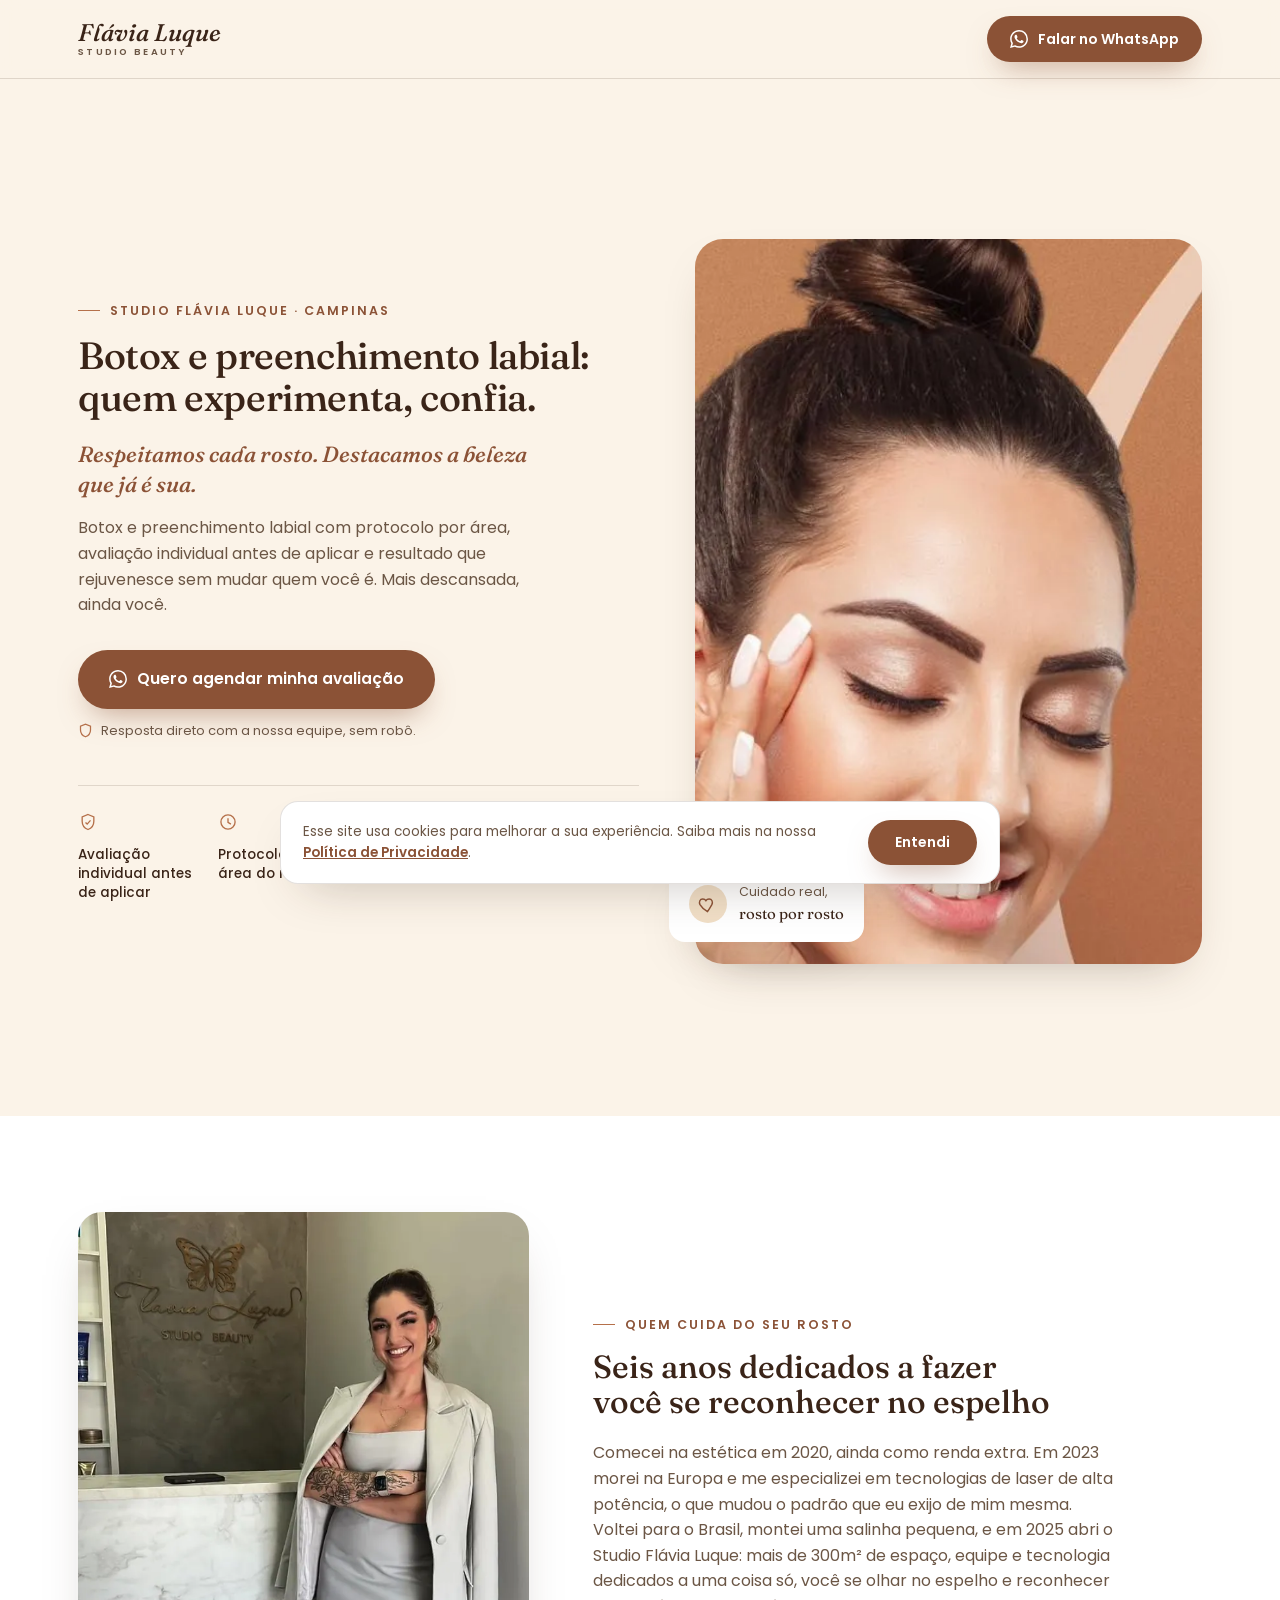
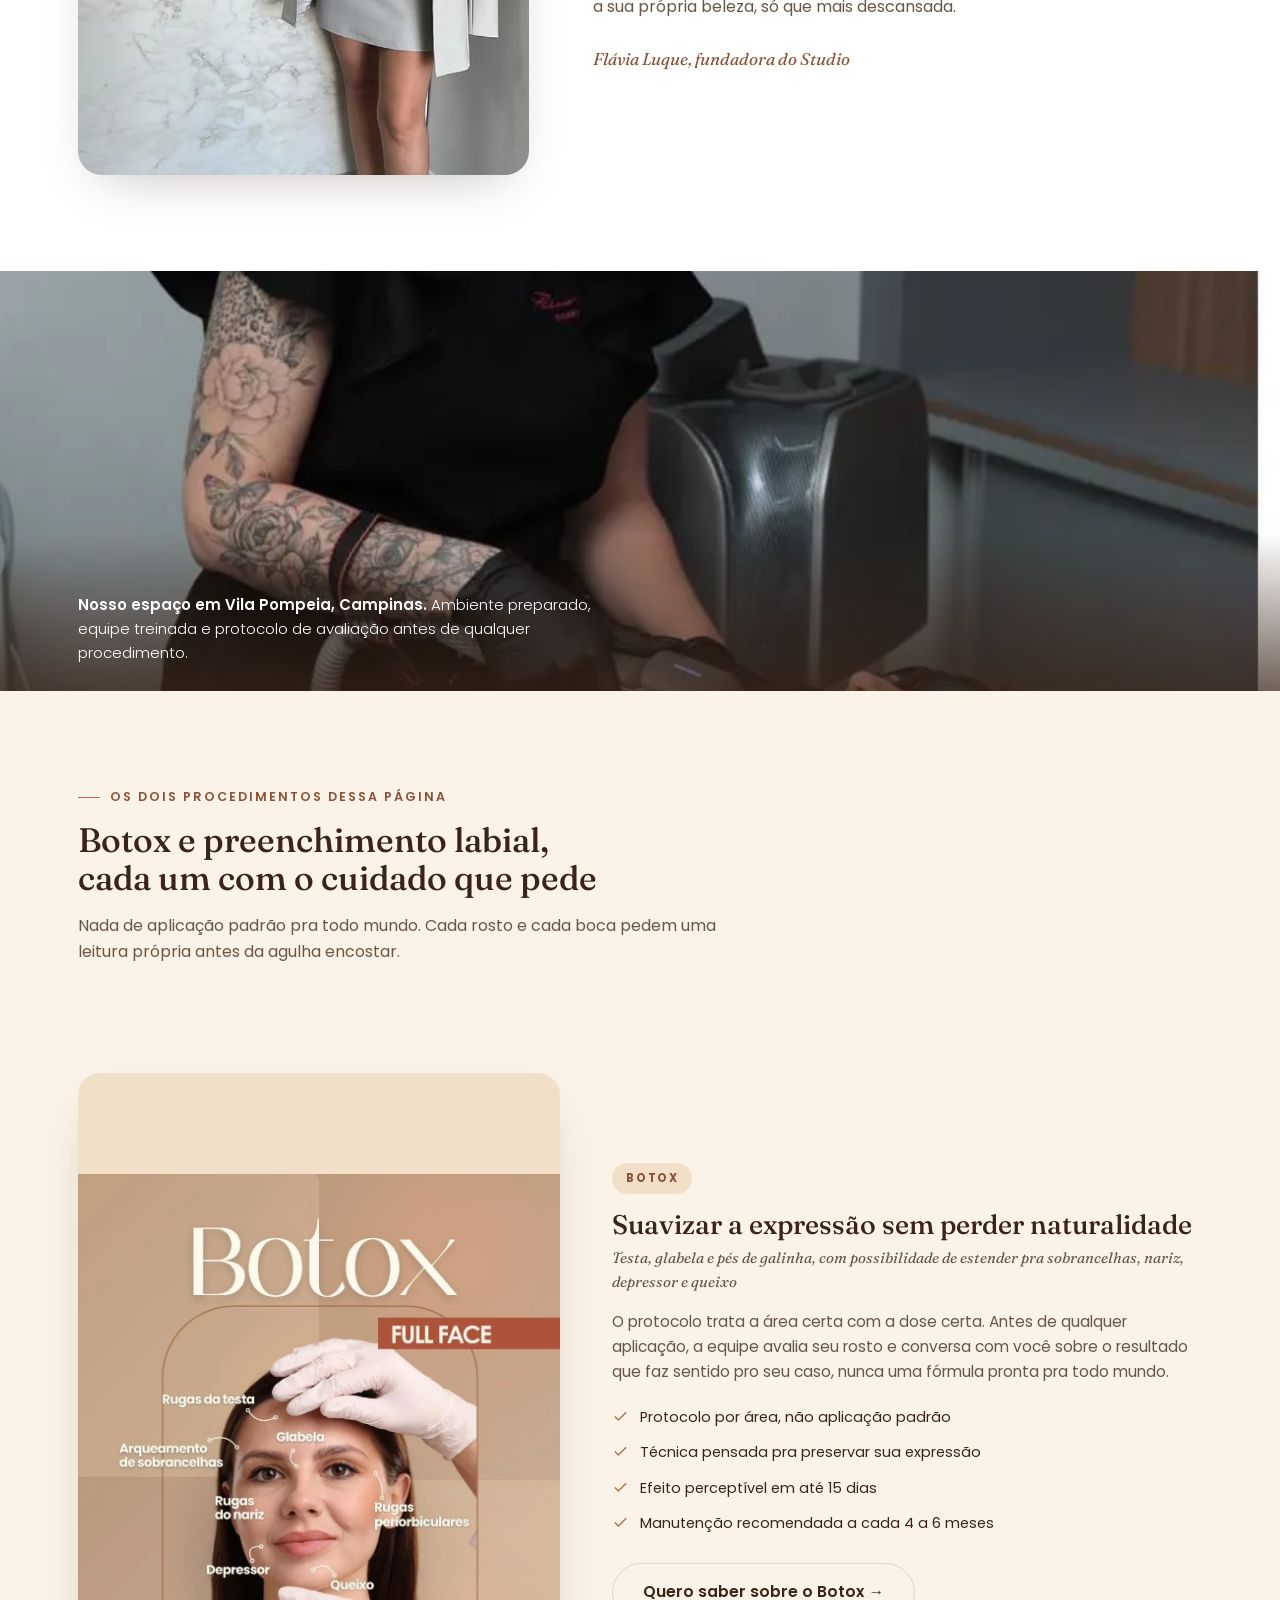
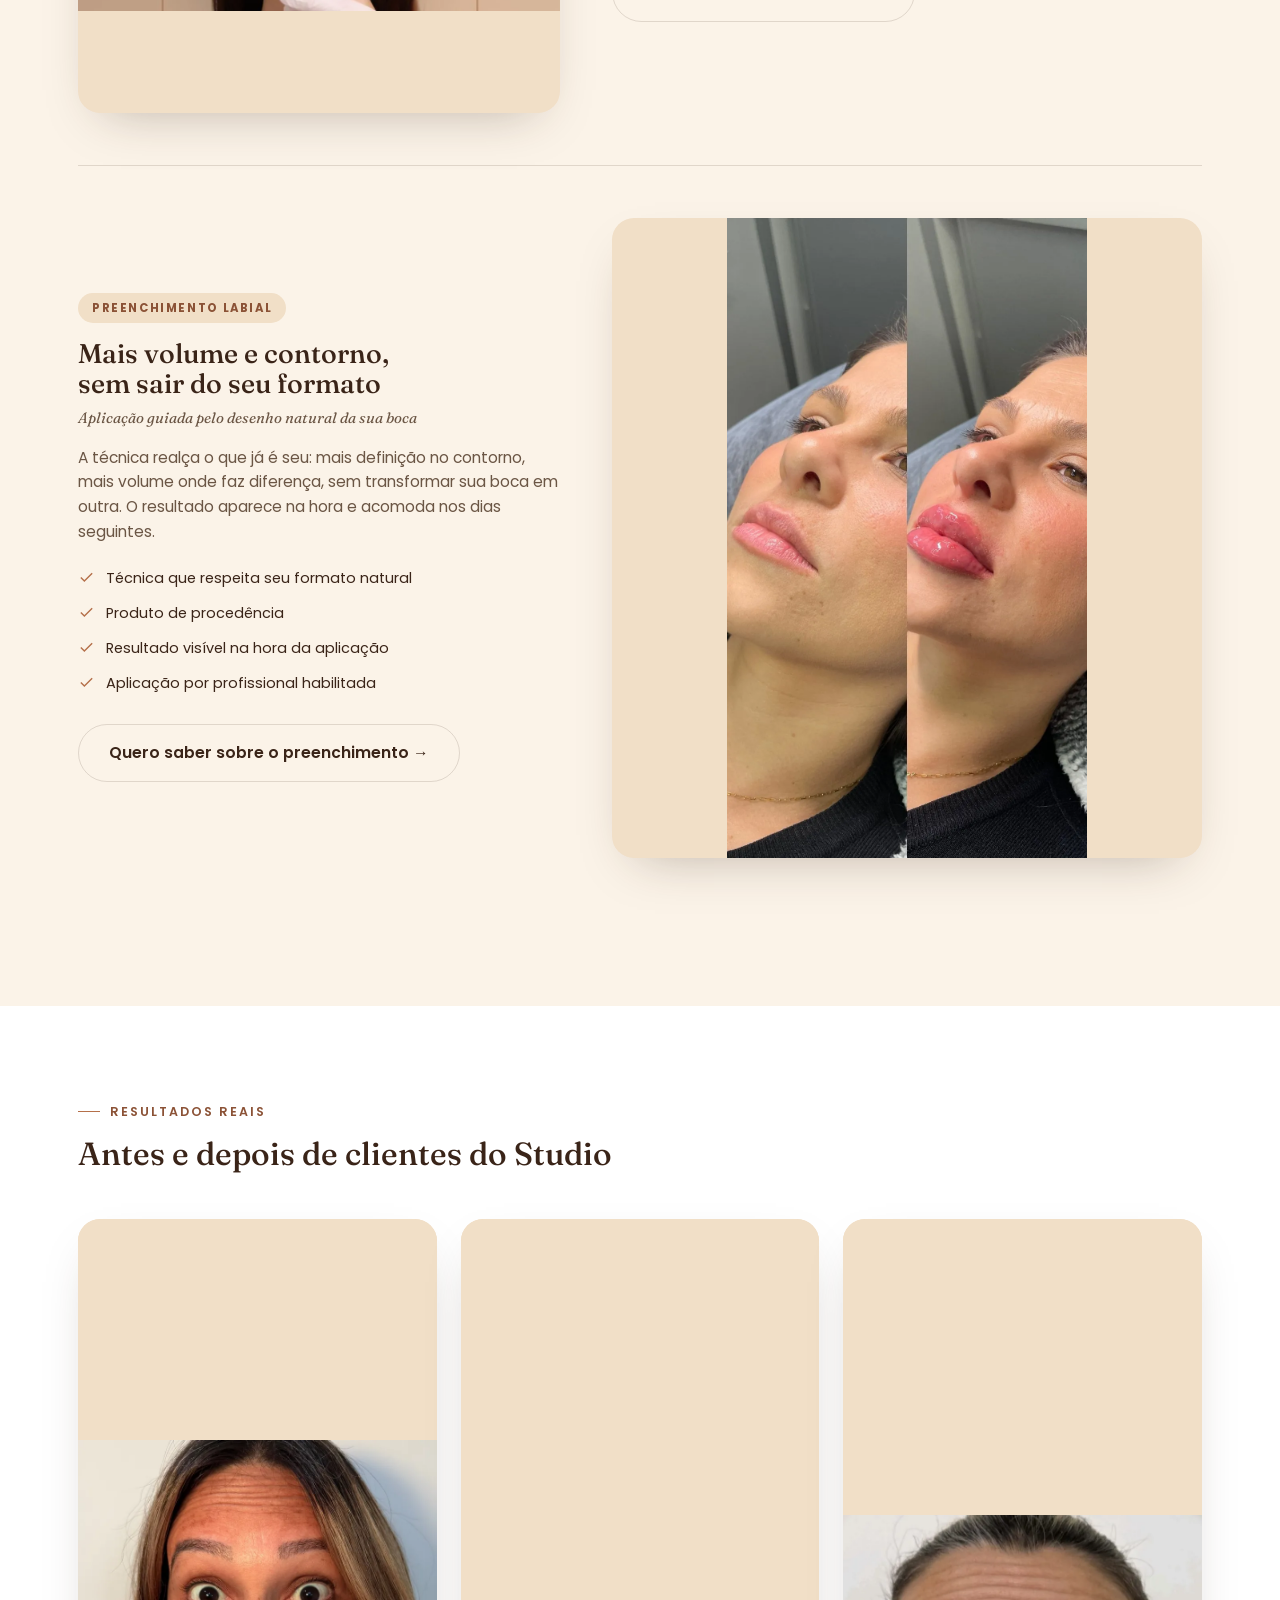
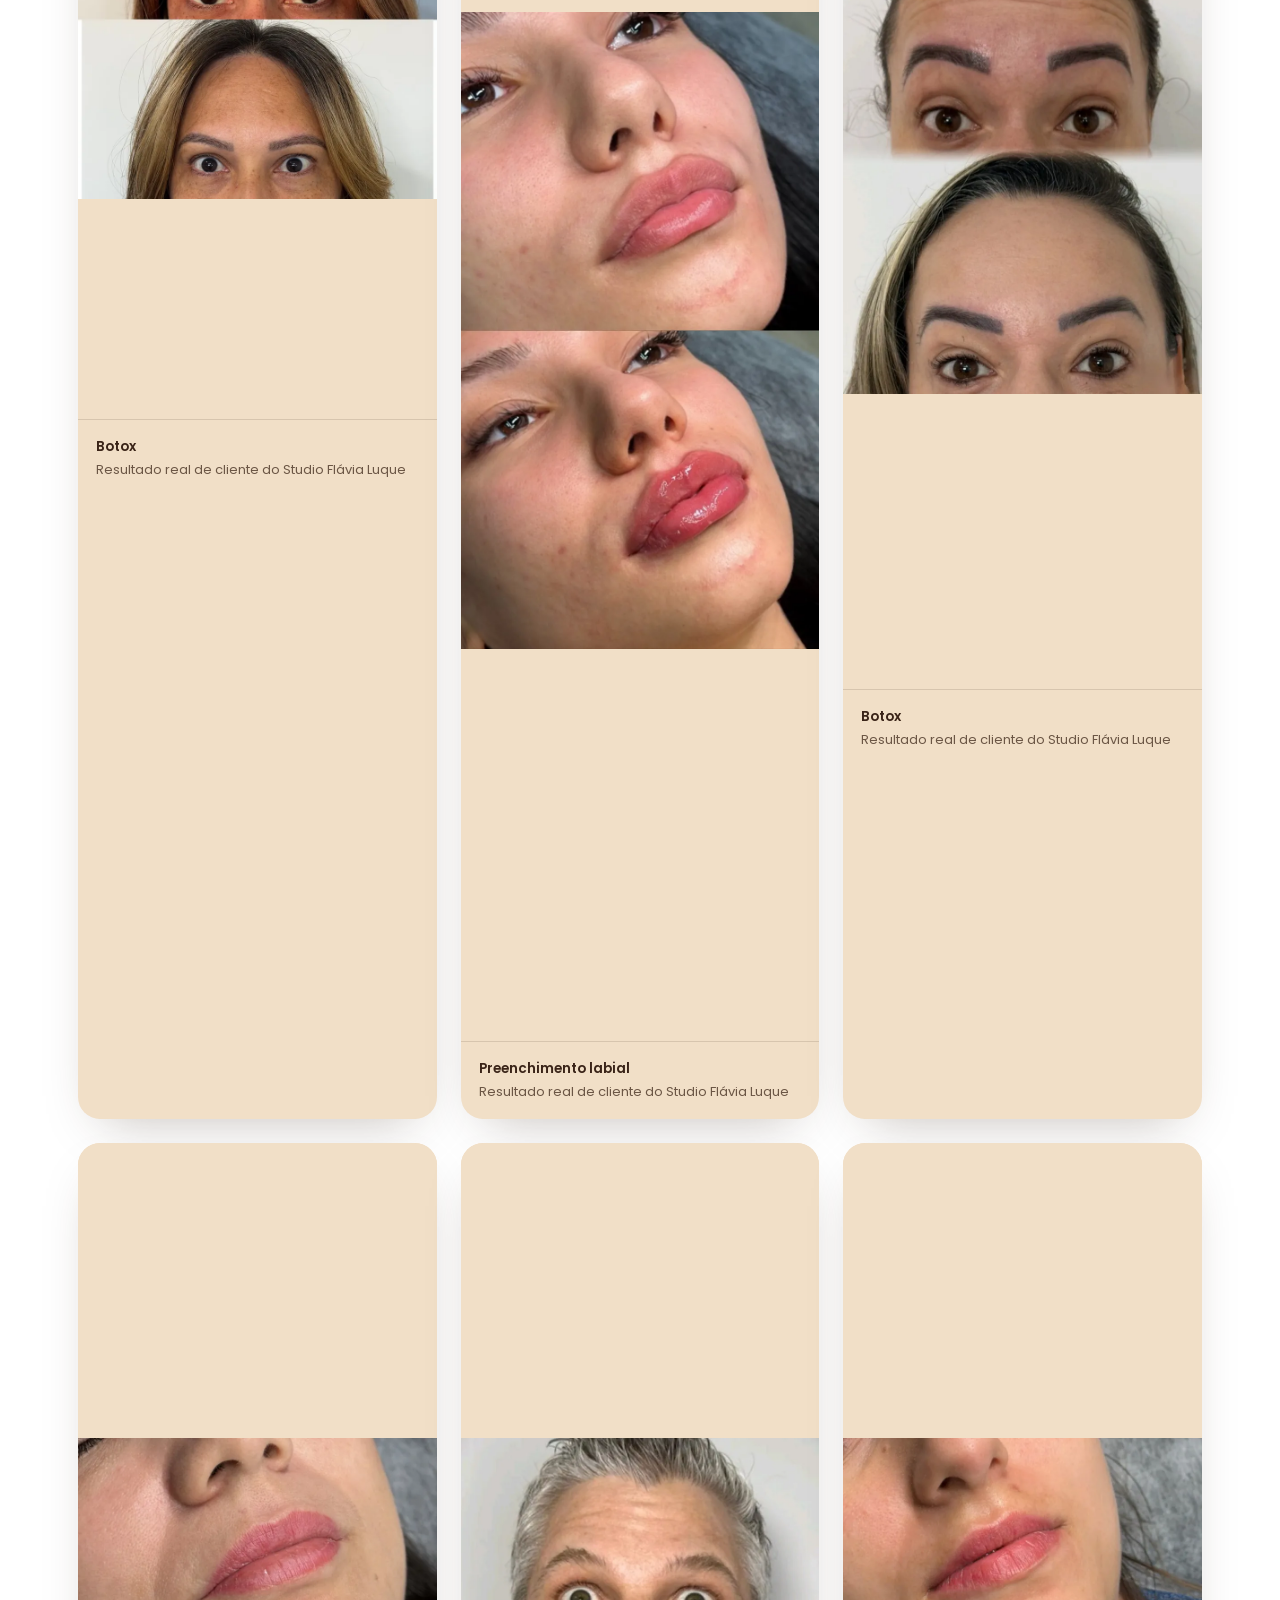
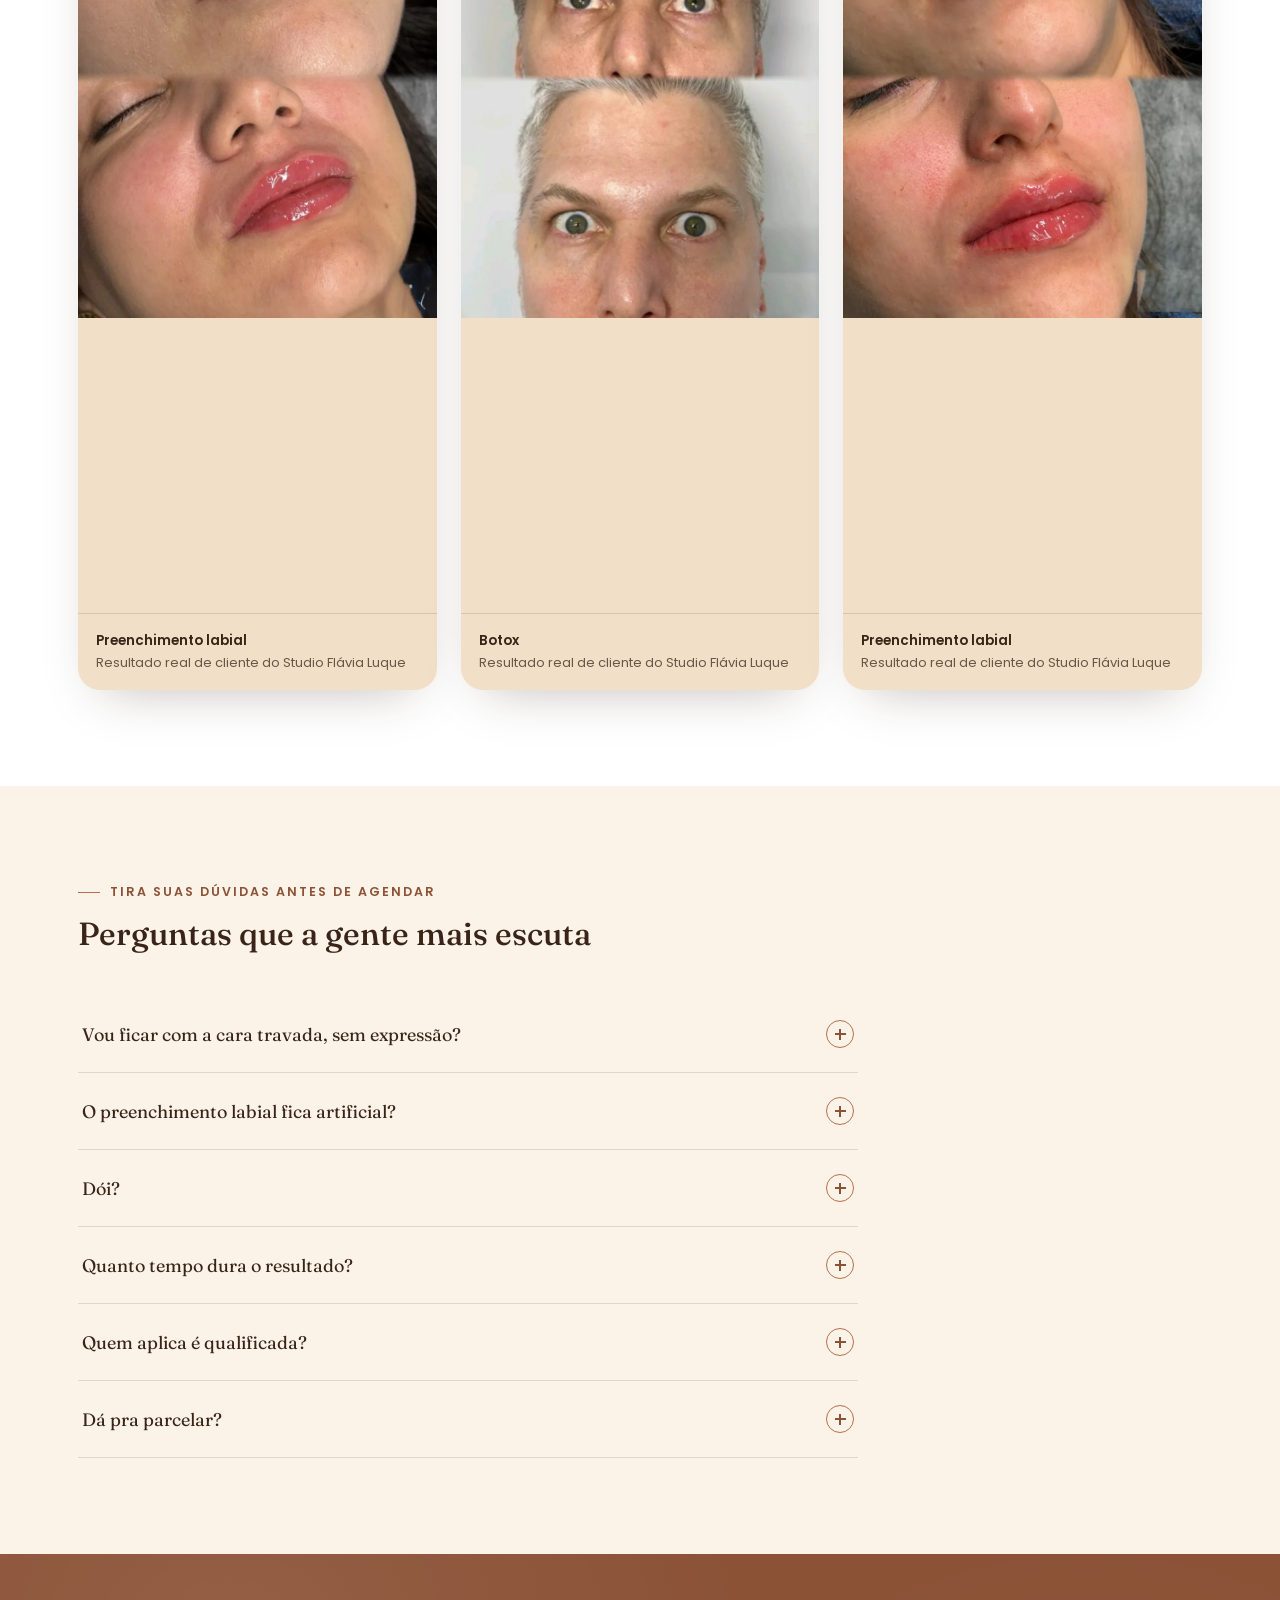
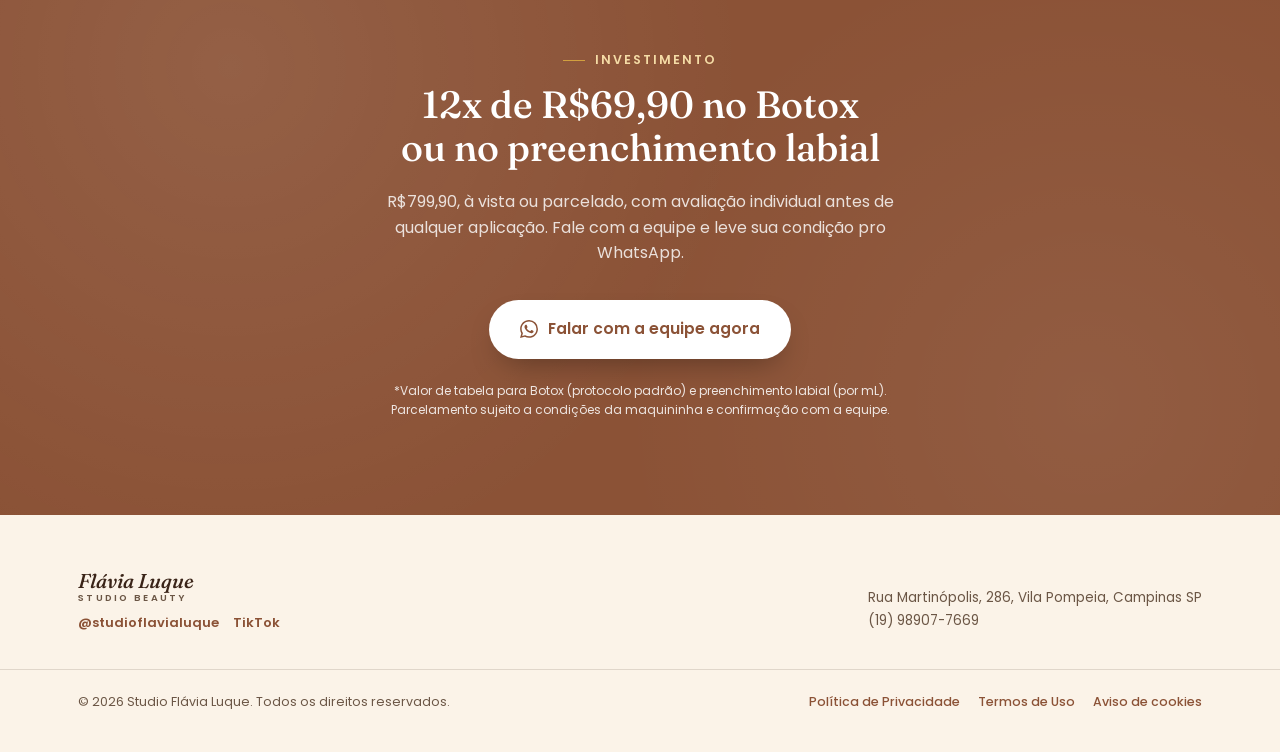
<file: index.html>
<!DOCTYPE html>
<html lang="pt-BR">
<head>
<meta charset="UTF-8">
<meta name="viewport" content="width=device-width, initial-scale=1.0">
<title>Botox e Preenchimento Labial | Studio Flávia Luque</title>
<meta name="description" content="Botox e preenchimento labial no Studio Flávia Luque, em Campinas: avaliação individual, protocolo por área e 12x de R$69,90. Agende pelo WhatsApp.">
<meta name="robots" content="index, follow">
<link rel="canonical" href="https://studioflavialuque.pimm.com.br/">
<meta name="theme-color" content="#8B5236">
<link rel="icon" type="image/png" sizes="48x48" href="assets/images/favicon-48.png">
<link rel="icon" type="image/png" sizes="512x512" href="assets/images/favicon.png">
<link rel="apple-touch-icon" href="assets/images/apple-touch-icon.png">

<meta property="og:type" content="website">
<meta property="og:site_name" content="Studio Flávia Luque">
<meta property="og:locale" content="pt_BR">
<meta property="og:url" content="https://studioflavialuque.pimm.com.br/">
<meta property="og:title" content="Botox e Preenchimento Labial | Studio Flávia Luque">
<meta property="og:description" content="Botox e preenchimento labial no Studio Flávia Luque, em Campinas: avaliação individual, protocolo por área e 12x de R$69,90. Agende pelo WhatsApp.">
<meta property="og:image" content="https://studioflavialuque.pimm.com.br/assets/images/og-image.jpg">
<meta property="og:image:width" content="1200">
<meta property="og:image:height" content="630">
<meta property="og:image:alt" content="Flávia Luque na recepção do Studio, com o texto Botox e preenchimento labial com avaliação individual">
<meta name="twitter:card" content="summary_large_image">
<meta name="twitter:title" content="Botox e Preenchimento Labial | Studio Flávia Luque">
<meta name="twitter:description" content="Botox e preenchimento labial no Studio Flávia Luque, em Campinas: avaliação individual, protocolo por área e 12x de R$69,90. Agende pelo WhatsApp.">
<meta name="twitter:image" content="https://studioflavialuque.pimm.com.br/assets/images/og-image.jpg">

<link rel="preload" as="image" href="assets/images/botox-preenchimento-labial-campinas.webp" fetchpriority="high">
<link rel="preconnect" href="https://fonts.googleapis.com">
<link rel="preconnect" href="https://fonts.gstatic.com" crossorigin>
<link href="https://fonts.googleapis.com/css2?family=Fraunces:ital,wght@0,400;0,500;1,400;1,500&family=Poppins:wght@300;400;500;600;700&display=swap" rel="stylesheet">
<link rel="stylesheet" href="assets/css/main.css">

<!-- Meta Pixel Code -->
<script>
!function(f,b,e,v,n,t,s)
{if(f.fbq)return;n=f.fbq=function(){n.callMethod?
n.callMethod.apply(n,arguments):n.queue.push(arguments)};
if(!f._fbq)f._fbq=n;n.push=n;n.loaded=!0;n.version='2.0';
n.queue=[];t=b.createElement(e);t.async=!0;
t.src=v;s=b.getElementsByTagName(e)[0];
s.parentNode.insertBefore(t,s)}(window, document,'script',
'https://connect.facebook.net/en_US/fbevents.js');
fbq('init', '1796661368118569');
fbq('init', '1557166679109491'); // segundo pixel: só PageView
fbq('track', 'PageView');
</script>
<!-- End Meta Pixel Code -->

<script type="application/ld+json">
{
 "@context": "https://schema.org",
 "@graph": [
  {
   "@type": "WebSite",
   "@id": "https://studioflavialuque.pimm.com.br/#website",
   "url": "https://studioflavialuque.pimm.com.br/",
   "name": "Studio Flávia Luque",
   "inLanguage": "pt-BR",
   "publisher": {
    "@id": "https://studioflavialuque.pimm.com.br/#studio"
   }
  },
  {
   "@type": "BeautySalon",
   "@id": "https://studioflavialuque.pimm.com.br/#studio",
   "name": "Studio Flávia Luque",
   "alternateName": "Flávia Luque Studio Beauty",
   "url": "https://studioflavialuque.pimm.com.br/",
   "logo": "https://studioflavialuque.pimm.com.br/assets/images/favicon.png",
   "image": [
    "https://studioflavialuque.pimm.com.br/assets/images/og-image.jpg",
    "https://studioflavialuque.pimm.com.br/assets/images/studio-flavia-luque-espaco.webp"
   ],
   "telephone": "+55 19 98907-7669",
   "address": {
    "@type": "PostalAddress",
    "streetAddress": "Rua Martinópolis, 286",
    "addressLocality": "Campinas",
    "addressRegion": "SP",
    "addressCountry": "BR"
   },
   "areaServed": {
    "@type": "City",
    "name": "Campinas"
   },
   "priceRange": "R$799,90",
   "founder": {
    "@id": "https://studioflavialuque.pimm.com.br/#pessoa"
   },
   "sameAs": [
    "https://instagram.com/studioflavialuque",
    "https://tiktok.com/@studioflavialuque1"
   ],
   "makesOffer": [
    {
     "@type": "Offer",
     "name": "Botox (protocolo padrão)",
     "price": "799.90",
     "priceCurrency": "BRL",
     "itemOffered": {
      "@type": "Service",
      "name": "Botox"
     }
    },
    {
     "@type": "Offer",
     "name": "Preenchimento labial (por mL)",
     "price": "799.90",
     "priceCurrency": "BRL",
     "itemOffered": {
      "@type": "Service",
      "name": "Preenchimento labial"
     }
    }
   ]
  },
  {
   "@type": "Person",
   "@id": "https://studioflavialuque.pimm.com.br/#pessoa",
   "name": "Flávia Luque",
   "jobTitle": "Fundadora do Studio Flávia Luque",
   "image": "https://studioflavialuque.pimm.com.br/assets/images/flavia-luque-fundadora.webp",
   "worksFor": {
    "@id": "https://studioflavialuque.pimm.com.br/#studio"
   }
  },
  {
   "@type": "WebPage",
   "@id": "https://studioflavialuque.pimm.com.br/#pagina",
   "url": "https://studioflavialuque.pimm.com.br/",
   "name": "Botox e Preenchimento Labial | Studio Flávia Luque",
   "isPartOf": {
    "@id": "https://studioflavialuque.pimm.com.br/#website"
   },
   "about": {
    "@id": "https://studioflavialuque.pimm.com.br/#studio"
   },
   "primaryImageOfPage": "https://studioflavialuque.pimm.com.br/assets/images/og-image.jpg",
   "inLanguage": "pt-BR"
  },
  {
   "@type": "FAQPage",
   "@id": "https://studioflavialuque.pimm.com.br/#faq",
   "mainEntity": [
    {
     "@type": "Question",
     "name": "Vou ficar com a cara travada, sem expressão?",
     "acceptedAnswer": {
      "@type": "Answer",
      "text": "Não é esse o objetivo. O protocolo é por área e por dose, pensado pra suavizar a expressão sem congelar o movimento do rosto. A ideia é você continuar parecendo você, só que descansada."
     }
    },
    {
     "@type": "Question",
     "name": "O preenchimento labial fica artificial?",
     "acceptedAnswer": {
      "@type": "Answer",
      "text": "Só se for essa a sua vontade. O padrão aqui é respeitar o formato natural da sua boca e aplicar a técnica que realça sem exagerar. Na avaliação, você conta o resultado que espera e a equipe alinha com você antes de aplicar."
     }
    },
    {
     "@type": "Question",
     "name": "Dói?",
     "acceptedAnswer": {
      "@type": "Answer",
      "text": "O desconforto é pequeno. A maioria das clientes compara com uma beliscada rápida. Se você tem mais sensibilidade, a equipe ajusta a técnica pro seu conforto."
     }
    },
    {
     "@type": "Question",
     "name": "Quanto tempo dura o resultado?",
     "acceptedAnswer": {
      "@type": "Answer",
      "text": "O Botox costuma durar de 4 a 6 meses. O preenchimento labial varia entre 6 e 12 meses, dependendo do metabolismo de cada pessoa."
     }
    },
    {
     "@type": "Question",
     "name": "Quem aplica é qualificada?",
     "acceptedAnswer": {
      "@type": "Answer",
      "text": "Sim. Os procedimentos são conduzidos por profissional habilitada, com avaliação individual antes de qualquer aplicação pra definir a dose e a técnica certa pro seu rosto."
     }
    },
    {
     "@type": "Question",
     "name": "Dá pra parcelar?",
     "acceptedAnswer": {
      "@type": "Answer",
      "text": "Dá. Botox e preenchimento labial saem R$799,90, à vista ou em 12x de R$69,90 no cartão. É só combinar a forma de pagamento direto com a equipe pelo WhatsApp."
     }
    }
   ]
  }
 ]
}
</script>
</head>
<body>
<noscript><img height="1" width="1" style="display:none" alt="" src="https://www.facebook.com/tr?id=1796661368118569&ev=PageView&noscript=1"><img height="1" width="1" style="display:none" alt="" src="https://www.facebook.com/tr?id=1557166679109491&ev=PageView&noscript=1"></noscript>
<a class="skip-link" href="#conteudo">Pular para o conteúdo</a>

<header>
  <div class="wrap">
    <a class="logo logo-link" href="index.html" aria-label="Studio Flávia Luque, página inicial">
      <span class="name">Flávia Luque</span>
      <span class="sub">STUDIO BEAUTY</span>
    </a>
    <a class="btn btn-primary" id="cta-header" href="whatsapp.html?origem=header">
      <svg viewBox="0 0 24 24" fill="currentColor" aria-hidden="true"><path d="M17.472 14.382c-.297-.149-1.758-.867-2.03-.967-.273-.099-.471-.148-.67.15-.197.297-.767.966-.94 1.164-.173.199-.347.223-.644.075-.297-.15-1.255-.463-2.39-1.475-.883-.788-1.48-1.761-1.653-2.059-.173-.297-.018-.458.13-.606.134-.133.298-.347.446-.52.149-.174.198-.298.298-.497.099-.198.05-.371-.025-.52-.075-.149-.669-1.612-.916-2.207-.242-.579-.487-.5-.669-.51-.173-.008-.371-.01-.57-.01-.198 0-.52.074-.792.372-.272.297-1.04 1.016-1.04 2.479 0 1.462 1.065 2.875 1.213 3.074.149.198 2.096 3.2 5.077 4.487.709.306 1.262.489 1.694.625.712.227 1.36.195 1.871.118.571-.085 1.758-.719 2.006-1.413.248-.694.248-1.289.173-1.413-.074-.124-.272-.198-.57-.347m-5.421 7.403h-.004a9.87 9.87 0 0 1-5.031-1.378l-.361-.214-3.741.982.998-3.648-.235-.374a9.86 9.86 0 0 1-1.51-5.26c.001-5.45 4.436-9.884 9.888-9.884 2.64 0 5.122 1.03 6.988 2.898a9.825 9.825 0 0 1 2.893 6.994c-.003 5.45-4.437 9.884-9.885 9.884m8.413-18.297A11.815 11.815 0 0 0 12.05 0C5.495 0 .16 5.335.157 11.892c0 2.096.547 4.142 1.588 5.945L.057 24l6.305-1.654a11.882 11.882 0 0 0 5.683 1.448h.005c6.554 0 11.89-5.335 11.893-11.893a11.821 11.821 0 0 0-3.48-8.413Z"/></svg>
      Falar no WhatsApp
    </a>
  </div>
</header>

<main id="conteudo">
<section class="hero">
  <div class="wrap">
    <div class="hero-copy">
      <p class="eyebrow">STUDIO FLÁVIA LUQUE · CAMPINAS</p>
      <h1>Botox e preenchimento labial: quem experimenta, confia.</h1>
      <p class="destaque">Respeitamos cada rosto. Destacamos a beleza que já é sua.</p>
      <p class="sub">Botox e preenchimento labial com protocolo por área, avaliação individual antes de aplicar e resultado que rejuvenesce sem mudar quem você é. Mais descansada, ainda você.</p>
      <div class="cta-row">
        <a class="btn btn-primary" id="cta-hero" href="whatsapp.html?origem=hero">
          <svg viewBox="0 0 24 24" fill="currentColor" aria-hidden="true"><path d="M17.472 14.382c-.297-.149-1.758-.867-2.03-.967-.273-.099-.471-.148-.67.15-.197.297-.767.966-.94 1.164-.173.199-.347.223-.644.075-.297-.15-1.255-.463-2.39-1.475-.883-.788-1.48-1.761-1.653-2.059-.173-.297-.018-.458.13-.606.134-.133.298-.347.446-.52.149-.174.198-.298.298-.497.099-.198.05-.371-.025-.52-.075-.149-.669-1.612-.916-2.207-.242-.579-.487-.5-.669-.51-.173-.008-.371-.01-.57-.01-.198 0-.52.074-.792.372-.272.297-1.04 1.016-1.04 2.479 0 1.462 1.065 2.875 1.213 3.074.149.198 2.096 3.2 5.077 4.487.709.306 1.262.489 1.694.625.712.227 1.36.195 1.871.118.571-.085 1.758-.719 2.006-1.413.248-.694.248-1.289.173-1.413-.074-.124-.272-.198-.57-.347m-5.421 7.403h-.004a9.87 9.87 0 0 1-5.031-1.378l-.361-.214-3.741.982.998-3.648-.235-.374a9.86 9.86 0 0 1-1.51-5.26c.001-5.45 4.436-9.884 9.888-9.884 2.64 0 5.122 1.03 6.988 2.898a9.825 9.825 0 0 1 2.893 6.994c-.003 5.45-4.437 9.884-9.885 9.884m8.413-18.297A11.815 11.815 0 0 0 12.05 0C5.495 0 .16 5.335.157 11.892c0 2.096.547 4.142 1.588 5.945L.057 24l6.305-1.654a11.882 11.882 0 0 0 5.683 1.448h.005c6.554 0 11.89-5.335 11.893-11.893a11.821 11.821 0 0 0-3.48-8.413Z"/></svg>
          Quero agendar minha avaliação
        </a>
        <p class="micro-trust">
          <svg viewBox="0 0 24 24" fill="none" stroke="currentColor" stroke-width="2" aria-hidden="true"><path d="M12 22c5-2 8-6 8-11V5l-8-3-8 3v6c0 5 3 9 8 11Z"/></svg>
          Resposta direto com a nossa equipe, sem robô.
        </p>
      </div>

      <div class="badges">
        <div class="badge-item">
          <div class="num"><svg viewBox="0 0 24 24" fill="none" stroke="currentColor" stroke-width="1.6" aria-hidden="true"><path d="M9 12.5l2 2 4-4.5M12 3l7 3v5c0 5-3 8.5-7 10-4-1.5-7-5-7-10V6l7-3Z"/></svg></div>
          <div class="label">Avaliação individual antes de aplicar</div>
        </div>
        <div class="badge-item">
          <div class="num"><svg viewBox="0 0 24 24" fill="none" stroke="currentColor" stroke-width="1.6" aria-hidden="true"><circle cx="12" cy="12" r="8.5"/><path d="M12 7.5v5l3.5 2"/></svg></div>
          <div class="label">Protocolo por área do rosto</div>
        </div>
        <div class="badge-item">
          <div class="num"><svg viewBox="0 0 24 24" fill="none" stroke="currentColor" stroke-width="1.6" aria-hidden="true"><path d="M4 21V9l8-5 8 5v12M4 21h16M9 21v-6h6v6"/></svg></div>
          <div class="label">Studio de 300m² em Campinas</div>
        </div>
        <div class="badge-item">
          <div class="num"><svg viewBox="0 0 24 24" fill="none" stroke="currentColor" stroke-width="1.6" aria-hidden="true"><rect x="3" y="6" width="18" height="13" rx="2"/><path d="M3 10.5h18M7 15h4"/></svg></div>
          <div class="label">Parcelamento facilitado</div>
        </div>
      </div>
    </div>

    <div class="hero-media">
      <div class="frame"><img src="assets/images/botox-preenchimento-labial-campinas.webp" width="490" height="1010" loading="eager" fetchpriority="high" decoding="async" alt="Cliente do Studio Flávia Luque após protocolo facial"></div>
      <div class="float-card">
        <div class="ico"><svg viewBox="0 0 24 24" fill="none" stroke="currentColor" stroke-width="1.8" aria-hidden="true"><path d="M12 21s-7-4.35-9.5-8.8C.9 8.6 2.4 5 6 5c2 0 3.3 1 4 2.2C10.7 6 12 5 14 5c3.6 0 5.1 3.6 3.5 7.2C15 16.65 12 21 12 21Z"/></svg></div>
        <div>
          <div class="t1">Cuidado real,</div>
          <div class="t2">rosto por rosto</div>
        </div>
      </div>
    </div>
  </div>
</section>

<section class="story">
  <div class="wrap grid">
    <div class="story-photo"><img src="assets/images/flavia-luque-fundadora.webp" width="698" height="882" loading="lazy" decoding="async" alt="Flávia Luque, fundadora do Studio, na recepção do espaço em Vila Pompeia, Campinas"></div>
    <div>
      <p class="eyebrow">QUEM CUIDA DO SEU ROSTO</p>
      <h2>Seis anos dedicados a fazer você se reconhecer no espelho</h2>
      <p class="body-text">Comecei na estética em 2020, ainda como renda extra. Em 2023 morei na Europa e me especializei em tecnologias de laser de alta potência, o que mudou o padrão que eu exijo de mim mesma. Voltei para o Brasil, montei uma salinha pequena, e em 2025 abri o Studio Flávia Luque: mais de 300m² de espaço, equipe e tecnologia dedicados a uma coisa só, você se olhar no espelho e reconhecer a sua própria beleza, só que mais descansada.</p>
      <p class="signature">Flávia Luque, fundadora do Studio</p>
    </div>
  </div>
</section>

<section class="studio-strip" aria-label="Nosso espaço">
  <div class="frame">
    <img src="assets/images/studio-flavia-luque-espaco.webp" width="868" height="1288" loading="lazy" decoding="async" alt="Atendimento no Studio Flávia Luque, Vila Pompeia, Campinas">
    <div class="caption-bar">
      <div class="wrap">
        <p><strong>Nosso espaço em Vila Pompeia, Campinas.</strong> Ambiente preparado, equipe treinada e protocolo de avaliação antes de qualquer procedimento.</p>
      </div>
    </div>
  </div>
</section>

<section class="treatments">
  <div class="wrap">
    <div class="treat-head">
      <p class="eyebrow">OS DOIS PROCEDIMENTOS DESSA PÁGINA</p>
      <h2>Botox e preenchimento labial, cada um com o cuidado que pede</h2>
      <p class="sub">Nada de aplicação padrão pra todo mundo. Cada rosto e cada boca pedem uma leitura própria antes da agulha encostar.</p>
    </div>

    <article class="treat-card">
      <div class="visual"><img src="assets/images/botox-areas-tratadas.webp" width="980" height="887" loading="lazy" decoding="async" alt="Áreas tratadas pelo Botox: testa, glabela, sobrancelhas, rugas periorbiculares, depressor e queixo"></div>
      <div class="copy">
        <span class="treat-tag">Botox</span>
        <h3>Suavizar a expressão sem perder naturalidade</h3>
        <p class="kicker">Testa, glabela e pés de galinha, com possibilidade de estender pra sobrancelhas, nariz, depressor e queixo</p>
        <p class="desc">O protocolo trata a área certa com a dose certa. Antes de qualquer aplicação, a equipe avalia seu rosto e conversa com você sobre o resultado que faz sentido pro seu caso, nunca uma fórmula pronta pra todo mundo.</p>
        <ul class="treat-list">
          <li><svg viewBox="0 0 24 24" fill="none" stroke="currentColor" stroke-width="2" aria-hidden="true"><path d="M20 6L9 17l-5-5"/></svg>Protocolo por área, não aplicação padrão</li>
          <li><svg viewBox="0 0 24 24" fill="none" stroke="currentColor" stroke-width="2" aria-hidden="true"><path d="M20 6L9 17l-5-5"/></svg>Técnica pensada pra preservar sua expressão</li>
          <li><svg viewBox="0 0 24 24" fill="none" stroke="currentColor" stroke-width="2" aria-hidden="true"><path d="M20 6L9 17l-5-5"/></svg>Efeito perceptível em até 15 dias</li>
          <li><svg viewBox="0 0 24 24" fill="none" stroke="currentColor" stroke-width="2" aria-hidden="true"><path d="M20 6L9 17l-5-5"/></svg>Manutenção recomendada a cada 4 a 6 meses</li>
        </ul>
        <a class="btn btn-ghost" id="cta-botox" href="whatsapp.html?origem=botox">Quero saber sobre o Botox →</a>
      </div>
    </article>

    <article class="treat-card reverse">
      <div class="visual"><img src="assets/images/preenchimento-labial-antes-depois.webp" width="900" height="1600" loading="lazy" decoding="async" alt="Antes e depois real de preenchimento labial no Studio Flávia Luque"></div>
      <div class="copy">
        <span class="treat-tag">Preenchimento labial</span>
        <h3>Mais volume e contorno, sem sair do seu formato</h3>
        <p class="kicker">Aplicação guiada pelo desenho natural da sua boca</p>
        <p class="desc">A técnica realça o que já é seu: mais definição no contorno, mais volume onde faz diferença, sem transformar sua boca em outra. O resultado aparece na hora e acomoda nos dias seguintes.</p>
        <ul class="treat-list">
          <li><svg viewBox="0 0 24 24" fill="none" stroke="currentColor" stroke-width="2" aria-hidden="true"><path d="M20 6L9 17l-5-5"/></svg>Técnica que respeita seu formato natural</li>
          <li><svg viewBox="0 0 24 24" fill="none" stroke="currentColor" stroke-width="2" aria-hidden="true"><path d="M20 6L9 17l-5-5"/></svg>Produto de procedência</li>
          <li><svg viewBox="0 0 24 24" fill="none" stroke="currentColor" stroke-width="2" aria-hidden="true"><path d="M20 6L9 17l-5-5"/></svg>Resultado visível na hora da aplicação</li>
          <li><svg viewBox="0 0 24 24" fill="none" stroke="currentColor" stroke-width="2" aria-hidden="true"><path d="M20 6L9 17l-5-5"/></svg>Aplicação por profissional habilitada</li>
        </ul>
        <a class="btn btn-ghost" id="cta-labial" href="whatsapp.html?origem=labial">Quero saber sobre o preenchimento →</a>
      </div>
    </article>
  </div>
</section>

<section class="results">
  <div class="wrap">
    <p class="eyebrow">RESULTADOS REAIS</p>
    <h2>Antes e depois de clientes do Studio</h2>
    <div class="results-grid">
      <figure class="result-card" style="margin:0">
        <img src="assets/images/resultado-botox-testa-glabela.webp" width="800" height="800" loading="lazy" decoding="async" alt="Antes e depois real de Botox na testa e glabela">
        <figcaption class="cap"><strong>Botox</strong>Resultado real de cliente do Studio Flávia Luque</figcaption>
      </figure>
      <figure class="result-card" style="margin:0">
        <img src="assets/images/resultado-preenchimento-labial-1.webp" width="800" height="1422" loading="lazy" decoding="async" alt="Antes e depois real de preenchimento labial">
        <figcaption class="cap"><strong>Preenchimento labial</strong>Resultado real de cliente do Studio Flávia Luque</figcaption>
      </figure>
      <figure class="result-card" style="margin:0">
        <img src="assets/images/resultado-botox-testa-1.webp" width="800" height="1070" loading="lazy" decoding="async" alt="Antes e depois real de Botox na testa">
        <figcaption class="cap"><strong>Botox</strong>Resultado real de cliente do Studio Flávia Luque</figcaption>
      </figure>
      <figure class="result-card" style="margin:0">
        <img src="assets/images/resultado-preenchimento-labial-2.webp" width="800" height="1070" loading="lazy" decoding="async" alt="Antes e depois real de preenchimento labial">
        <figcaption class="cap"><strong>Preenchimento labial</strong>Resultado real de cliente do Studio Flávia Luque</figcaption>
      </figure>
      <figure class="result-card" style="margin:0">
        <img src="assets/images/resultado-botox-testa-2.webp" width="800" height="1070" loading="lazy" decoding="async" alt="Antes e depois real de Botox na testa">
        <figcaption class="cap"><strong>Botox</strong>Resultado real de cliente do Studio Flávia Luque</figcaption>
      </figure>
      <figure class="result-card" style="margin:0">
        <img src="assets/images/resultado-preenchimento-labial-3.webp" width="800" height="1070" loading="lazy" decoding="async" alt="Antes e depois real de preenchimento labial">
        <figcaption class="cap"><strong>Preenchimento labial</strong>Resultado real de cliente do Studio Flávia Luque</figcaption>
      </figure>
    </div>
  </div>
</section>

<section class="faq">
  <div class="wrap">
    <div class="faq-head">
      <p class="eyebrow">TIRA SUAS DÚVIDAS ANTES DE AGENDAR</p>
      <h2>Perguntas que a gente mais escuta</h2>
    </div>
    <div class="faq-list" id="faq-list">

      <div class="faq-item">
        <button type="button" class="faq-q" aria-expanded="false" aria-controls="faq-1"><span>Vou ficar com a cara travada, sem expressão?</span><span class="plus" aria-hidden="true"></span></button>
        <div class="faq-a" id="faq-1"><div class="faq-a-inner">Não é esse o objetivo. O protocolo é por área e por dose, pensado pra suavizar a expressão sem congelar o movimento do rosto. A ideia é você continuar parecendo você, só que descansada.</div></div>
      </div>

      <div class="faq-item">
        <button type="button" class="faq-q" aria-expanded="false" aria-controls="faq-2"><span>O preenchimento labial fica artificial?</span><span class="plus" aria-hidden="true"></span></button>
        <div class="faq-a" id="faq-2"><div class="faq-a-inner">Só se for essa a sua vontade. O padrão aqui é respeitar o formato natural da sua boca e aplicar a técnica que realça sem exagerar. Na avaliação, você conta o resultado que espera e a equipe alinha com você antes de aplicar.</div></div>
      </div>

      <div class="faq-item">
        <button type="button" class="faq-q" aria-expanded="false" aria-controls="faq-3"><span>Dói?</span><span class="plus" aria-hidden="true"></span></button>
        <div class="faq-a" id="faq-3"><div class="faq-a-inner">O desconforto é pequeno. A maioria das clientes compara com uma beliscada rápida. Se você tem mais sensibilidade, a equipe ajusta a técnica pro seu conforto.</div></div>
      </div>

      <div class="faq-item">
        <button type="button" class="faq-q" aria-expanded="false" aria-controls="faq-4"><span>Quanto tempo dura o resultado?</span><span class="plus" aria-hidden="true"></span></button>
        <div class="faq-a" id="faq-4"><div class="faq-a-inner">O Botox costuma durar de 4 a 6 meses. O preenchimento labial varia entre 6 e 12 meses, dependendo do metabolismo de cada pessoa.</div></div>
      </div>

      <div class="faq-item">
        <button type="button" class="faq-q" aria-expanded="false" aria-controls="faq-5"><span>Quem aplica é qualificada?</span><span class="plus" aria-hidden="true"></span></button>
        <div class="faq-a" id="faq-5"><div class="faq-a-inner">Sim. Os procedimentos são conduzidos por profissional habilitada, com avaliação individual antes de qualquer aplicação pra definir a dose e a técnica certa pro seu rosto.</div></div>
      </div>

      <div class="faq-item">
        <button type="button" class="faq-q" aria-expanded="false" aria-controls="faq-6"><span>Dá pra parcelar?</span><span class="plus" aria-hidden="true"></span></button>
        <div class="faq-a" id="faq-6"><div class="faq-a-inner">Dá. Botox e preenchimento labial saem R$799,90, à vista ou em 12x de R$69,90 no cartão. É só combinar a forma de pagamento direto com a equipe pelo WhatsApp.</div></div>
      </div>

    </div>
  </div>
</section>

<section class="pricing">
  <div class="wrap">
    <p class="eyebrow">INVESTIMENTO</p>
    <h2>12x de R$69,90 no Botox ou no preenchimento labial</h2>
    <p class="sub">R$799,90, à vista ou parcelado, com avaliação individual antes de qualquer aplicação. Fale com a equipe e leve sua condição pro WhatsApp.</p>
    <a class="btn btn-primary" id="cta-final" href="whatsapp.html?origem=final">
      <svg viewBox="0 0 24 24" fill="currentColor" aria-hidden="true"><path d="M17.472 14.382c-.297-.149-1.758-.867-2.03-.967-.273-.099-.471-.148-.67.15-.197.297-.767.966-.94 1.164-.173.199-.347.223-.644.075-.297-.15-1.255-.463-2.39-1.475-.883-.788-1.48-1.761-1.653-2.059-.173-.297-.018-.458.13-.606.134-.133.298-.347.446-.52.149-.174.198-.298.298-.497.099-.198.05-.371-.025-.52-.075-.149-.669-1.612-.916-2.207-.242-.579-.487-.5-.669-.51-.173-.008-.371-.01-.57-.01-.198 0-.52.074-.792.372-.272.297-1.04 1.016-1.04 2.479 0 1.462 1.065 2.875 1.213 3.074.149.198 2.096 3.2 5.077 4.487.709.306 1.262.489 1.694.625.712.227 1.36.195 1.871.118.571-.085 1.758-.719 2.006-1.413.248-.694.248-1.289.173-1.413-.074-.124-.272-.198-.57-.347m-5.421 7.403h-.004a9.87 9.87 0 0 1-5.031-1.378l-.361-.214-3.741.982.998-3.648-.235-.374a9.86 9.86 0 0 1-1.51-5.26c.001-5.45 4.436-9.884 9.888-9.884 2.64 0 5.122 1.03 6.988 2.898a9.825 9.825 0 0 1 2.893 6.994c-.003 5.45-4.437 9.884-9.885 9.884m8.413-18.297A11.815 11.815 0 0 0 12.05 0C5.495 0 .16 5.335.157 11.892c0 2.096.547 4.142 1.588 5.945L.057 24l6.305-1.654a11.882 11.882 0 0 0 5.683 1.448h.005c6.554 0 11.89-5.335 11.893-11.893a11.821 11.821 0 0 0-3.48-8.413Z"/></svg>
      Falar com a equipe agora
    </a>
    <p class="fine">*Valor de tabela para Botox (protocolo padrão) e preenchimento labial (por mL). Parcelamento sujeito a condições da maquininha e confirmação com a equipe.</p>
  </div>
</section>
</main>

<footer>
  <div class="wrap">
    <div>
      <div class="logo"><span class="name">Flávia Luque</span><span class="sub">STUDIO BEAUTY</span></div>
      <div class="social">
        <a href="https://instagram.com/studioflavialuque" target="_blank" rel="noopener">@studioflavialuque</a>
        <a href="https://tiktok.com/@studioflavialuque1" target="_blank" rel="noopener">TikTok</a>
      </div>
    </div>
    <address class="addr" style="font-style:normal">
      Rua Martinópolis, 286, Vila Pompeia, Campinas SP<br>
      <a href="tel:+5519989077669">(19) 98907-7669</a>
    </address>
  </div>
  <div class="footer-legal">
    <div class="wrap">
      <p>&copy; <span data-ano-atual>2026</span> Studio Flávia Luque. Todos os direitos reservados.</p>
      <nav aria-label="Links legais">
        <a href="politica-de-privacidade.html">Política de Privacidade</a>
        <a href="termos-de-uso.html">Termos de Uso</a>
        <a href="#" data-cookie-preferences>Aviso de cookies</a>
      </nav>
    </div>
  </div>
</footer>

<script src="assets/js/main.js" defer></script>
</body>
</html>
</file>
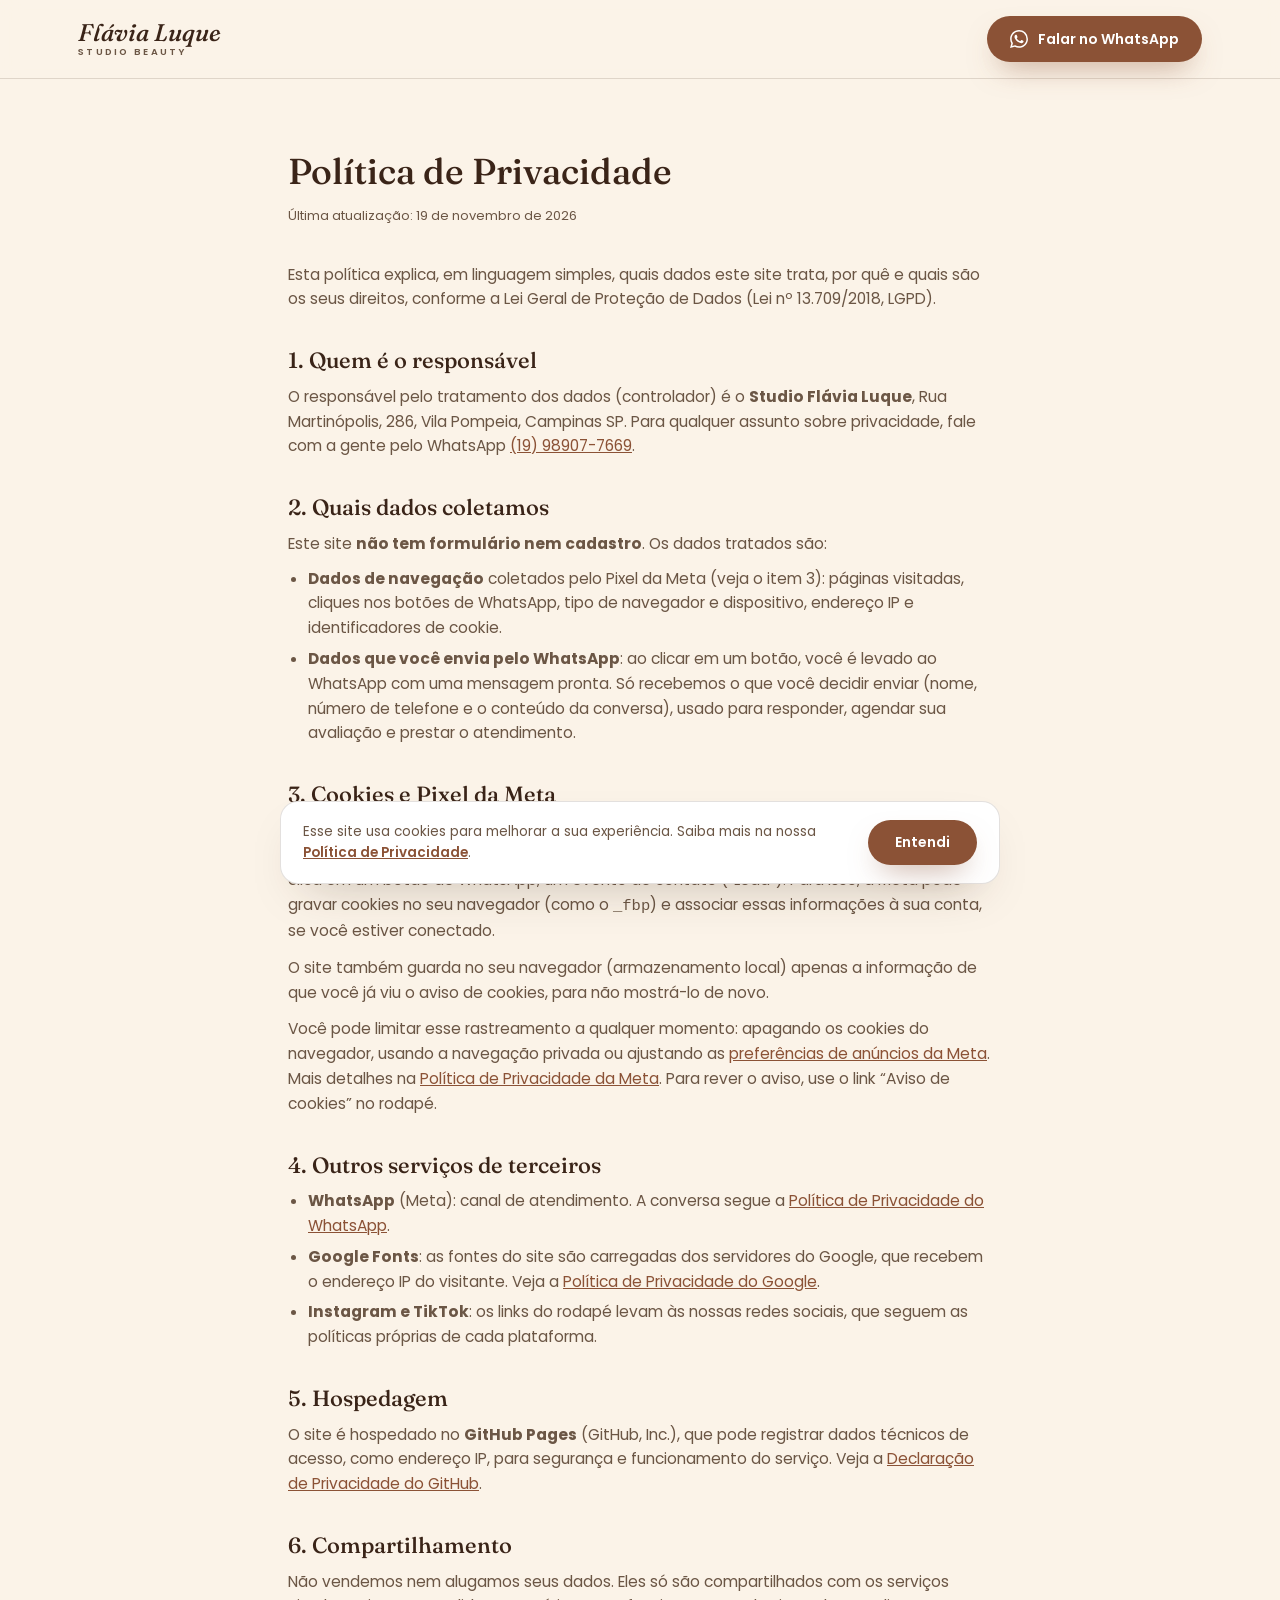
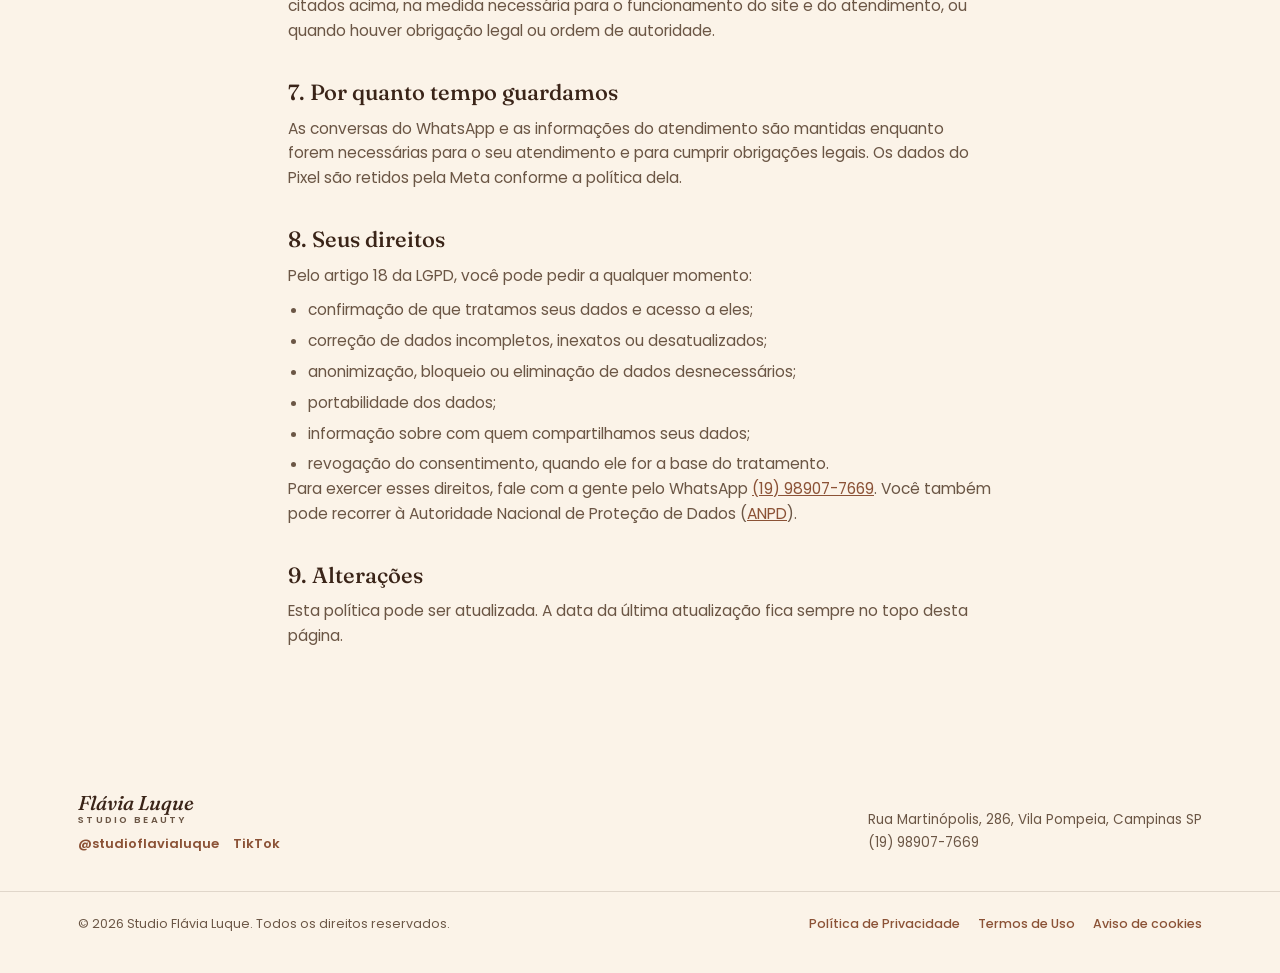
<file: politica-de-privacidade.html>
<!DOCTYPE html>
<html lang="pt-BR">
<head>
<meta charset="UTF-8">
<meta name="viewport" content="width=device-width, initial-scale=1.0">
<title>Política de Privacidade | Studio Flávia Luque</title>
<meta name="description" content="Como o Studio Flávia Luque trata seus dados neste site: Pixel da Meta, cookies, contato pelo WhatsApp e seus direitos pela LGPD.">
<meta name="robots" content="index, follow">
<link rel="canonical" href="https://studioflavialuque.pimm.com.br/politica-de-privacidade">
<meta property="og:type" content="website">
<meta property="og:site_name" content="Studio Flávia Luque">
<meta property="og:locale" content="pt_BR">
<meta property="og:url" content="https://studioflavialuque.pimm.com.br/politica-de-privacidade">
<meta property="og:title" content="Política de Privacidade | Studio Flávia Luque">
<meta property="og:description" content="Como o Studio Flávia Luque trata seus dados neste site: Pixel da Meta, cookies, contato pelo WhatsApp e seus direitos pela LGPD.">
<meta property="og:image" content="https://studioflavialuque.pimm.com.br/assets/images/og-image.jpg">
<meta property="og:image:width" content="1200">
<meta property="og:image:height" content="630">
<meta property="og:image:alt" content="Flávia Luque na recepção do Studio">
<meta name="twitter:card" content="summary_large_image">
<script type="application/ld+json">{"@context":"https://schema.org","@type":"WebPage","@id":"https://studioflavialuque.pimm.com.br/politica-de-privacidade#pagina","url":"https://studioflavialuque.pimm.com.br/politica-de-privacidade","name":"Política de Privacidade | Studio Flávia Luque","isPartOf":{"@id":"https://studioflavialuque.pimm.com.br/#website"},"inLanguage":"pt-BR"}</script>
<meta name="theme-color" content="#8B5236">
<link rel="icon" type="image/png" sizes="48x48" href="assets/images/favicon-48.png">
<link rel="icon" type="image/png" sizes="512x512" href="assets/images/favicon.png">
<link rel="apple-touch-icon" href="assets/images/apple-touch-icon.png">
<link rel="preconnect" href="https://fonts.googleapis.com">
<link rel="preconnect" href="https://fonts.gstatic.com" crossorigin>
<link href="https://fonts.googleapis.com/css2?family=Fraunces:ital,wght@0,400;0,500;1,400;1,500&family=Poppins:wght@300;400;500;600;700&display=swap" rel="stylesheet">
<link rel="stylesheet" href="assets/css/main.css">
</head>
<body>
<a class="skip-link" href="#conteudo">Pular para o conteúdo</a>

<header>
  <div class="wrap">
    <a class="logo logo-link" href="index.html" aria-label="Studio Flávia Luque, página inicial">
      <span class="name">Flávia Luque</span>
      <span class="sub">STUDIO BEAUTY</span>
    </a>
    <a class="btn btn-primary" id="cta-header" href="whatsapp.html?origem=header">
      <svg viewBox="0 0 24 24" fill="currentColor" aria-hidden="true"><path d="M17.472 14.382c-.297-.149-1.758-.867-2.03-.967-.273-.099-.471-.148-.67.15-.197.297-.767.966-.94 1.164-.173.199-.347.223-.644.075-.297-.15-1.255-.463-2.39-1.475-.883-.788-1.48-1.761-1.653-2.059-.173-.297-.018-.458.13-.606.134-.133.298-.347.446-.52.149-.174.198-.298.298-.497.099-.198.05-.371-.025-.52-.075-.149-.669-1.612-.916-2.207-.242-.579-.487-.5-.669-.51-.173-.008-.371-.01-.57-.01-.198 0-.52.074-.792.372-.272.297-1.04 1.016-1.04 2.479 0 1.462 1.065 2.875 1.213 3.074.149.198 2.096 3.2 5.077 4.487.709.306 1.262.489 1.694.625.712.227 1.36.195 1.871.118.571-.085 1.758-.719 2.006-1.413.248-.694.248-1.289.173-1.413-.074-.124-.272-.198-.57-.347m-5.421 7.403h-.004a9.87 9.87 0 0 1-5.031-1.378l-.361-.214-3.741.982.998-3.648-.235-.374a9.86 9.86 0 0 1-1.51-5.26c.001-5.45 4.436-9.884 9.888-9.884 2.64 0 5.122 1.03 6.988 2.898a9.825 9.825 0 0 1 2.893 6.994c-.003 5.45-4.437 9.884-9.885 9.884m8.413-18.297A11.815 11.815 0 0 0 12.05 0C5.495 0 .16 5.335.157 11.892c0 2.096.547 4.142 1.588 5.945L.057 24l6.305-1.654a11.882 11.882 0 0 0 5.683 1.448h.005c6.554 0 11.89-5.335 11.893-11.893a11.821 11.821 0 0 0-3.48-8.413Z"/></svg>
      Falar no WhatsApp
    </a>
  </div>
</header>

<main id="conteudo" class="page-simple">
  <div class="wrap">
    <h1>Política de Privacidade</h1>
    <p class="updated">Última atualização: 19 de novembro de 2026</p>

    <p>Esta política explica, em linguagem simples, quais dados este site trata, por quê e quais são os seus direitos, conforme a Lei Geral de Proteção de Dados (Lei nº 13.709/2018, LGPD).</p>

    <h2>1. Quem é o responsável</h2>
    <p>O responsável pelo tratamento dos dados (controlador) é o <strong>Studio Flávia Luque</strong>, Rua Martinópolis, 286, Vila Pompeia, Campinas SP. Para qualquer assunto sobre privacidade, fale com a gente pelo WhatsApp <a href="tel:+5519989077669">(19) 98907-7669</a>.</p>

    <h2>2. Quais dados coletamos</h2>
    <p>Este site <strong>não tem formulário nem cadastro</strong>. Os dados tratados são:</p>
    <ul>
      <li><strong>Dados de navegação</strong> coletados pelo Pixel da Meta (veja o item 3): páginas visitadas, cliques nos botões de WhatsApp, tipo de navegador e dispositivo, endereço IP e identificadores de cookie.</li>
      <li><strong>Dados que você envia pelo WhatsApp</strong>: ao clicar em um botão, você é levado ao WhatsApp com uma mensagem pronta. Só recebemos o que você decidir enviar (nome, número de telefone e o conteúdo da conversa), usado para responder, agendar sua avaliação e prestar o atendimento.</li>
    </ul>

    <h2>3. Cookies e Pixel da Meta</h2>
    <p>Usamos o <strong>Pixel da Meta</strong> (Facebook e Instagram) para medir o resultado dos nossos anúncios e mostrar anúncios mais relevantes. Ele registra a visita à página e, quando você clica em um botão de WhatsApp, um evento de contato (“Lead”). Para isso, a Meta pode gravar cookies no seu navegador (como o <code>_fbp</code>) e associar essas informações à sua conta, se você estiver conectado.</p>
    <p>O site também guarda no seu navegador (armazenamento local) apenas a informação de que você já viu o aviso de cookies, para não mostrá-lo de novo.</p>
    <p>Você pode limitar esse rastreamento a qualquer momento: apagando os cookies do navegador, usando a navegação privada ou ajustando as <a href="https://www.facebook.com/adpreferences/ad_settings" target="_blank" rel="noopener">preferências de anúncios da Meta</a>. Mais detalhes na <a href="https://www.facebook.com/privacy/policy/" target="_blank" rel="noopener">Política de Privacidade da Meta</a>. Para rever o aviso, use o link “Aviso de cookies” no rodapé.</p>

    <h2>4. Outros serviços de terceiros</h2>
    <ul>
      <li><strong>WhatsApp</strong> (Meta): canal de atendimento. A conversa segue a <a href="https://www.whatsapp.com/legal/privacy-policy" target="_blank" rel="noopener">Política de Privacidade do WhatsApp</a>.</li>
      <li><strong>Google Fonts</strong>: as fontes do site são carregadas dos servidores do Google, que recebem o endereço IP do visitante. Veja a <a href="https://policies.google.com/privacy" target="_blank" rel="noopener">Política de Privacidade do Google</a>.</li>
      <li><strong>Instagram e TikTok</strong>: os links do rodapé levam às nossas redes sociais, que seguem as políticas próprias de cada plataforma.</li>
    </ul>

    <h2>5. Hospedagem</h2>
    <p>O site é hospedado no <strong>GitHub Pages</strong> (GitHub, Inc.), que pode registrar dados técnicos de acesso, como endereço IP, para segurança e funcionamento do serviço. Veja a <a href="https://docs.github.com/pt/site-policy/privacy-policies/github-general-privacy-statement" target="_blank" rel="noopener">Declaração de Privacidade do GitHub</a>.</p>

    <h2>6. Compartilhamento</h2>
    <p>Não vendemos nem alugamos seus dados. Eles só são compartilhados com os serviços citados acima, na medida necessária para o funcionamento do site e do atendimento, ou quando houver obrigação legal ou ordem de autoridade.</p>

    <h2>7. Por quanto tempo guardamos</h2>
    <p>As conversas do WhatsApp e as informações do atendimento são mantidas enquanto forem necessárias para o seu atendimento e para cumprir obrigações legais. Os dados do Pixel são retidos pela Meta conforme a política dela.</p>

    <h2>8. Seus direitos</h2>
    <p>Pelo artigo 18 da LGPD, você pode pedir a qualquer momento:</p>
    <ul>
      <li>confirmação de que tratamos seus dados e acesso a eles;</li>
      <li>correção de dados incompletos, inexatos ou desatualizados;</li>
      <li>anonimização, bloqueio ou eliminação de dados desnecessários;</li>
      <li>portabilidade dos dados;</li>
      <li>informação sobre com quem compartilhamos seus dados;</li>
      <li>revogação do consentimento, quando ele for a base do tratamento.</li>
    </ul>
    <p>Para exercer esses direitos, fale com a gente pelo WhatsApp <a href="tel:+5519989077669">(19) 98907-7669</a>. Você também pode recorrer à Autoridade Nacional de Proteção de Dados (<a href="https://www.gov.br/anpd" target="_blank" rel="noopener">ANPD</a>).</p>

    <h2>9. Alterações</h2>
    <p>Esta política pode ser atualizada. A data da última atualização fica sempre no topo desta página.</p>
  </div>
</main>

<footer>
  <div class="wrap">
    <div>
      <div class="logo"><span class="name">Flávia Luque</span><span class="sub">STUDIO BEAUTY</span></div>
      <div class="social">
        <a href="https://instagram.com/studioflavialuque" target="_blank" rel="noopener">@studioflavialuque</a>
        <a href="https://tiktok.com/@studioflavialuque1" target="_blank" rel="noopener">TikTok</a>
      </div>
    </div>
    <address class="addr" style="font-style:normal">
      Rua Martinópolis, 286, Vila Pompeia, Campinas SP<br>
      <a href="tel:+5519989077669">(19) 98907-7669</a>
    </address>
  </div>
  <div class="footer-legal">
    <div class="wrap">
      <p>&copy; <span data-ano-atual>2026</span> Studio Flávia Luque. Todos os direitos reservados.</p>
      <nav aria-label="Links legais">
        <a href="politica-de-privacidade.html">Política de Privacidade</a>
        <a href="termos-de-uso.html">Termos de Uso</a>
        <a href="#" data-cookie-preferences>Aviso de cookies</a>
      </nav>
    </div>
  </div>
</footer>

<script src="assets/js/main.js" defer></script>
</body>
</html>
</file>
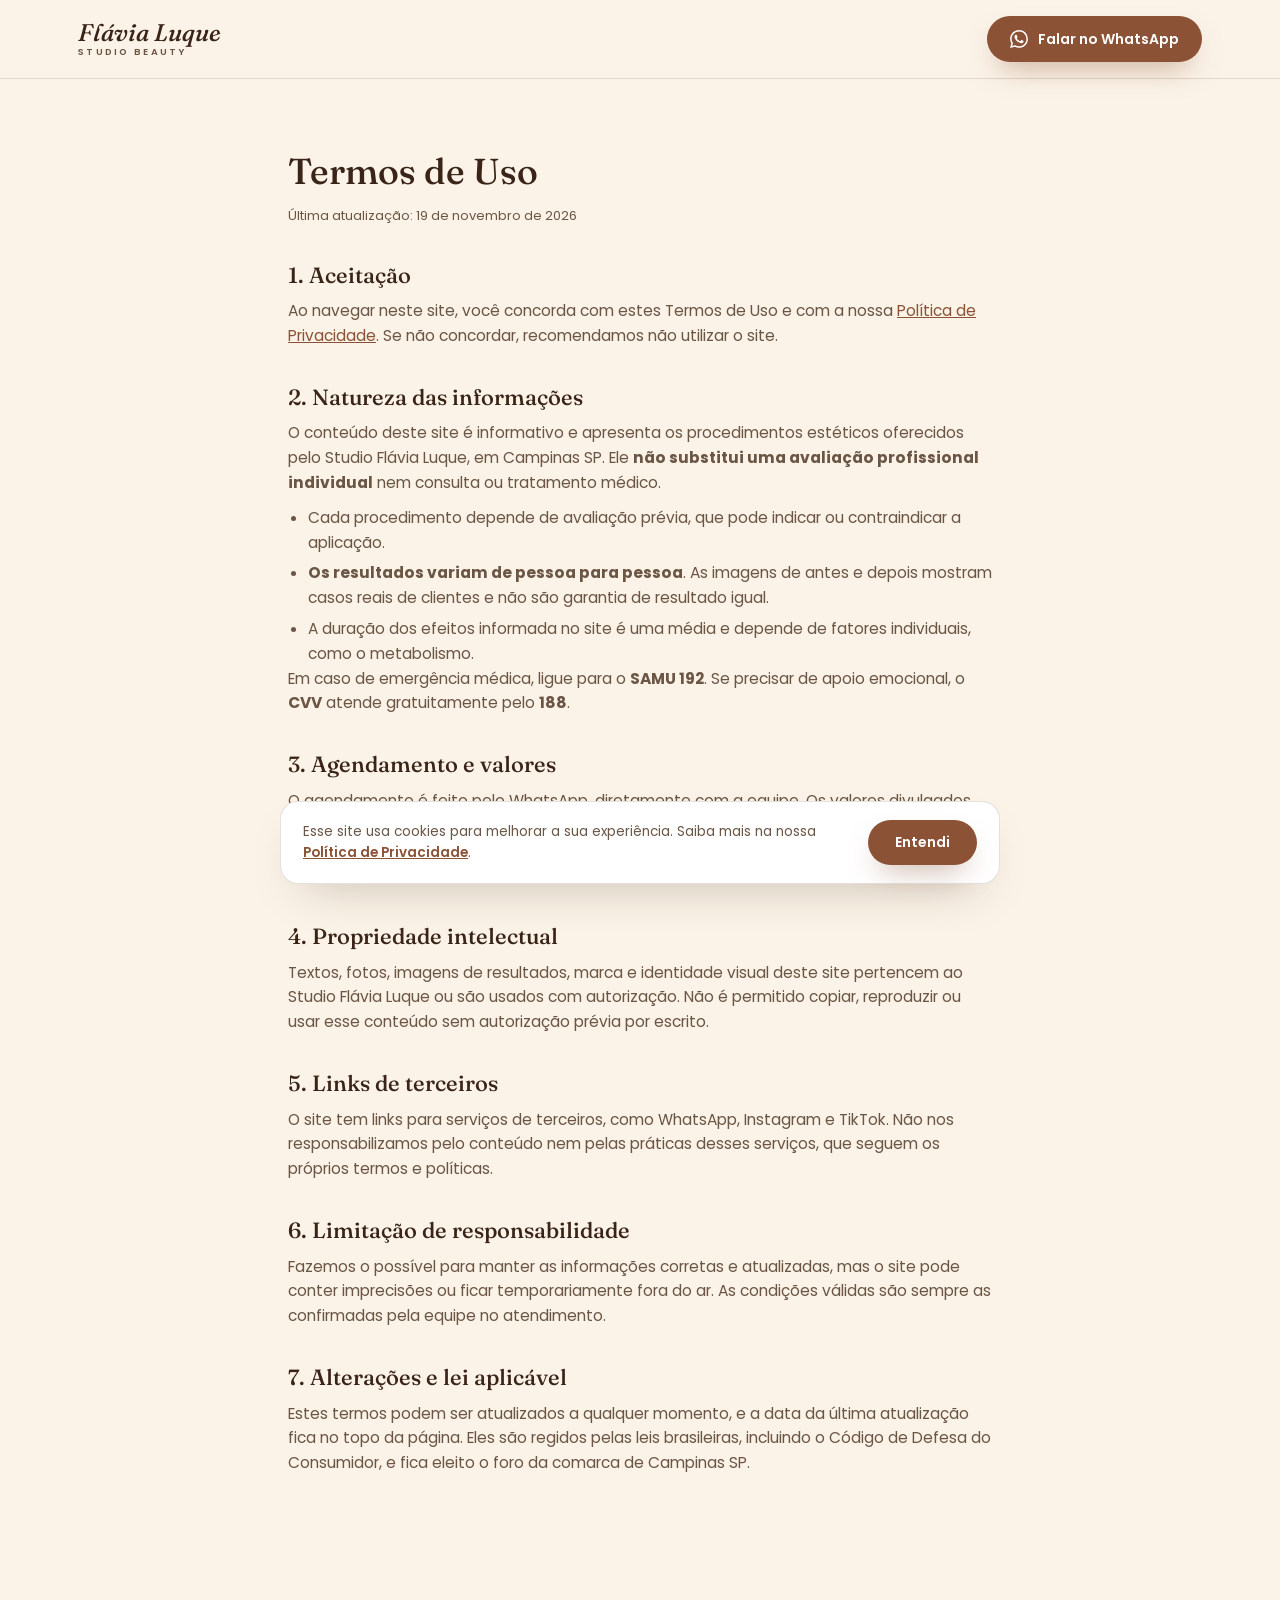
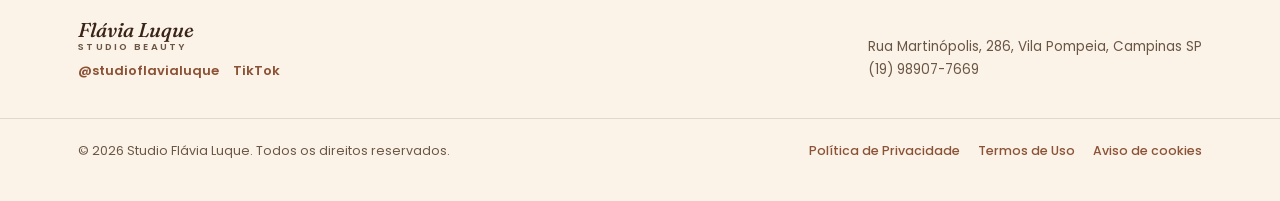
<file: termos-de-uso.html>
<!DOCTYPE html>
<html lang="pt-BR">
<head>
<meta charset="UTF-8">
<meta name="viewport" content="width=device-width, initial-scale=1.0">
<title>Termos de Uso | Studio Flávia Luque</title>
<meta name="description" content="Condições de uso do site do Studio Flávia Luque: natureza das informações, agendamento pelo WhatsApp, valores e responsabilidades.">
<meta name="robots" content="index, follow">
<link rel="canonical" href="https://studioflavialuque.pimm.com.br/termos-de-uso">
<meta property="og:type" content="website">
<meta property="og:site_name" content="Studio Flávia Luque">
<meta property="og:locale" content="pt_BR">
<meta property="og:url" content="https://studioflavialuque.pimm.com.br/termos-de-uso">
<meta property="og:title" content="Termos de Uso | Studio Flávia Luque">
<meta property="og:description" content="Condições de uso do site do Studio Flávia Luque: natureza das informações, agendamento pelo WhatsApp, valores e responsabilidades.">
<meta property="og:image" content="https://studioflavialuque.pimm.com.br/assets/images/og-image.jpg">
<meta property="og:image:width" content="1200">
<meta property="og:image:height" content="630">
<meta property="og:image:alt" content="Flávia Luque na recepção do Studio">
<meta name="twitter:card" content="summary_large_image">
<script type="application/ld+json">{"@context":"https://schema.org","@type":"WebPage","@id":"https://studioflavialuque.pimm.com.br/termos-de-uso#pagina","url":"https://studioflavialuque.pimm.com.br/termos-de-uso","name":"Termos de Uso | Studio Flávia Luque","isPartOf":{"@id":"https://studioflavialuque.pimm.com.br/#website"},"inLanguage":"pt-BR"}</script>
<meta name="theme-color" content="#8B5236">
<link rel="icon" type="image/png" sizes="48x48" href="assets/images/favicon-48.png">
<link rel="icon" type="image/png" sizes="512x512" href="assets/images/favicon.png">
<link rel="apple-touch-icon" href="assets/images/apple-touch-icon.png">
<link rel="preconnect" href="https://fonts.googleapis.com">
<link rel="preconnect" href="https://fonts.gstatic.com" crossorigin>
<link href="https://fonts.googleapis.com/css2?family=Fraunces:ital,wght@0,400;0,500;1,400;1,500&family=Poppins:wght@300;400;500;600;700&display=swap" rel="stylesheet">
<link rel="stylesheet" href="assets/css/main.css">
</head>
<body>
<a class="skip-link" href="#conteudo">Pular para o conteúdo</a>

<header>
  <div class="wrap">
    <a class="logo logo-link" href="index.html" aria-label="Studio Flávia Luque, página inicial">
      <span class="name">Flávia Luque</span>
      <span class="sub">STUDIO BEAUTY</span>
    </a>
    <a class="btn btn-primary" id="cta-header" href="whatsapp.html?origem=header">
      <svg viewBox="0 0 24 24" fill="currentColor" aria-hidden="true"><path d="M17.472 14.382c-.297-.149-1.758-.867-2.03-.967-.273-.099-.471-.148-.67.15-.197.297-.767.966-.94 1.164-.173.199-.347.223-.644.075-.297-.15-1.255-.463-2.39-1.475-.883-.788-1.48-1.761-1.653-2.059-.173-.297-.018-.458.13-.606.134-.133.298-.347.446-.52.149-.174.198-.298.298-.497.099-.198.05-.371-.025-.52-.075-.149-.669-1.612-.916-2.207-.242-.579-.487-.5-.669-.51-.173-.008-.371-.01-.57-.01-.198 0-.52.074-.792.372-.272.297-1.04 1.016-1.04 2.479 0 1.462 1.065 2.875 1.213 3.074.149.198 2.096 3.2 5.077 4.487.709.306 1.262.489 1.694.625.712.227 1.36.195 1.871.118.571-.085 1.758-.719 2.006-1.413.248-.694.248-1.289.173-1.413-.074-.124-.272-.198-.57-.347m-5.421 7.403h-.004a9.87 9.87 0 0 1-5.031-1.378l-.361-.214-3.741.982.998-3.648-.235-.374a9.86 9.86 0 0 1-1.51-5.26c.001-5.45 4.436-9.884 9.888-9.884 2.64 0 5.122 1.03 6.988 2.898a9.825 9.825 0 0 1 2.893 6.994c-.003 5.45-4.437 9.884-9.885 9.884m8.413-18.297A11.815 11.815 0 0 0 12.05 0C5.495 0 .16 5.335.157 11.892c0 2.096.547 4.142 1.588 5.945L.057 24l6.305-1.654a11.882 11.882 0 0 0 5.683 1.448h.005c6.554 0 11.89-5.335 11.893-11.893a11.821 11.821 0 0 0-3.48-8.413Z"/></svg>
      Falar no WhatsApp
    </a>
  </div>
</header>

<main id="conteudo" class="page-simple">
  <div class="wrap">
    <h1>Termos de Uso</h1>
    <p class="updated">Última atualização: 19 de novembro de 2026</p>

    <h2>1. Aceitação</h2>
    <p>Ao navegar neste site, você concorda com estes Termos de Uso e com a nossa <a href="politica-de-privacidade.html">Política de Privacidade</a>. Se não concordar, recomendamos não utilizar o site.</p>

    <h2>2. Natureza das informações</h2>
    <p>O conteúdo deste site é informativo e apresenta os procedimentos estéticos oferecidos pelo Studio Flávia Luque, em Campinas SP. Ele <strong>não substitui uma avaliação profissional individual</strong> nem consulta ou tratamento médico.</p>
    <ul>
      <li>Cada procedimento depende de avaliação prévia, que pode indicar ou contraindicar a aplicação.</li>
      <li><strong>Os resultados variam de pessoa para pessoa</strong>. As imagens de antes e depois mostram casos reais de clientes e não são garantia de resultado igual.</li>
      <li>A duração dos efeitos informada no site é uma média e depende de fatores individuais, como o metabolismo.</li>
    </ul>
    <p>Em caso de emergência médica, ligue para o <strong>SAMU 192</strong>. Se precisar de apoio emocional, o <strong>CVV</strong> atende gratuitamente pelo <strong>188</strong>.</p>

    <h2>3. Agendamento e valores</h2>
    <p>O agendamento é feito pelo WhatsApp, diretamente com a equipe. Os valores divulgados são valores de tabela (Botox em protocolo padrão e preenchimento labial por mL) e podem mudar sem aviso prévio. As condições de parcelamento dependem da operadora do cartão e da confirmação com a equipe. O valor final é confirmado após a avaliação.</p>

    <h2>4. Propriedade intelectual</h2>
    <p>Textos, fotos, imagens de resultados, marca e identidade visual deste site pertencem ao Studio Flávia Luque ou são usados com autorização. Não é permitido copiar, reproduzir ou usar esse conteúdo sem autorização prévia por escrito.</p>

    <h2>5. Links de terceiros</h2>
    <p>O site tem links para serviços de terceiros, como WhatsApp, Instagram e TikTok. Não nos responsabilizamos pelo conteúdo nem pelas práticas desses serviços, que seguem os próprios termos e políticas.</p>

    <h2>6. Limitação de responsabilidade</h2>
    <p>Fazemos o possível para manter as informações corretas e atualizadas, mas o site pode conter imprecisões ou ficar temporariamente fora do ar. As condições válidas são sempre as confirmadas pela equipe no atendimento.</p>

    <h2>7. Alterações e lei aplicável</h2>
    <p>Estes termos podem ser atualizados a qualquer momento, e a data da última atualização fica no topo da página. Eles são regidos pelas leis brasileiras, incluindo o Código de Defesa do Consumidor, e fica eleito o foro da comarca de Campinas SP.</p>
  </div>
</main>

<footer>
  <div class="wrap">
    <div>
      <div class="logo"><span class="name">Flávia Luque</span><span class="sub">STUDIO BEAUTY</span></div>
      <div class="social">
        <a href="https://instagram.com/studioflavialuque" target="_blank" rel="noopener">@studioflavialuque</a>
        <a href="https://tiktok.com/@studioflavialuque1" target="_blank" rel="noopener">TikTok</a>
      </div>
    </div>
    <address class="addr" style="font-style:normal">
      Rua Martinópolis, 286, Vila Pompeia, Campinas SP<br>
      <a href="tel:+5519989077669">(19) 98907-7669</a>
    </address>
  </div>
  <div class="footer-legal">
    <div class="wrap">
      <p>&copy; <span data-ano-atual>2026</span> Studio Flávia Luque. Todos os direitos reservados.</p>
      <nav aria-label="Links legais">
        <a href="politica-de-privacidade.html">Política de Privacidade</a>
        <a href="termos-de-uso.html">Termos de Uso</a>
        <a href="#" data-cookie-preferences>Aviso de cookies</a>
      </nav>
    </div>
  </div>
</footer>

<script src="assets/js/main.js" defer></script>
</body>
</html>
</file>
<file: assets/css/main.css>
:root{
  --cream:#FBF3E8;
  --cream-deep:#F1DFC7;
  --terracotta:#B5704A;
  --terracotta-dark:#8B5236;
  --rust:#9C4A30;
  --gold:#D2A03F;
  --gold-light:#F5DCA6; /* mesmo dourado, clareado p/ texto sobre terracota (contraste 4,6:1) */
  --ink:#3A2418;
  --ink-soft:#6B5645;
  --white:#FFFFFF;
  --line: rgba(58,36,24,0.14);
  --shadow: 0 20px 50px -25px rgba(58,36,24,0.35);
}
*{box-sizing:border-box;}
html{scroll-behavior:smooth;}
body{
  margin:0;
  background:var(--cream);
  color:var(--ink);
  font-family:'Poppins',sans-serif;
  font-weight:400;
  line-height:1.6;
  -webkit-font-smoothing:antialiased;
}
img{max-width:100%;display:block;}
h1,h2,h3{
  text-wrap:balance;
  font-family:'Fraunces',serif;
  font-weight:500;
  line-height:1.12;
  margin:0;
  color:var(--ink);
}
p{margin:0;}
a{text-decoration:none;color:inherit;}
.wrap{max-width:1180px;margin:0 auto;padding:0 28px;}
.eyebrow{
  font-size:12.5px;
  letter-spacing:0.16em;
  text-transform:uppercase;
  color:var(--terracotta-dark);
  font-weight:600;
  margin-bottom:14px;
  display:flex;
  align-items:center;
  gap:10px;
}
.eyebrow::before{
  content:"";
  width:22px;height:1px;
  background:var(--terracotta);
  display:inline-block;
}
section{padding:96px 0;}
@media(max-width:720px){ section{padding:64px 0;} }

/* ---------- buttons ---------- */
.btn{
  display:inline-flex;
  align-items:center;
  justify-content:center;
  gap:10px;
  padding:16px 30px;
  border-radius:100px;
  font-family:'Poppins',sans-serif;
  font-weight:600;
  font-size:15.5px;
  cursor:pointer;
  border:1px solid transparent;
  transition:transform .18s ease, box-shadow .18s ease, background .18s ease;
  white-space:nowrap;
}
.btn-primary{
  background:var(--terracotta-dark);
  color:var(--white);
  box-shadow:0 14px 30px -12px rgba(139,82,54,0.55);
}
.btn-primary:hover{transform:translateY(-2px);box-shadow:0 18px 34px -12px rgba(139,82,54,0.65);}
.btn-ghost{
  background:transparent;
  color:var(--ink);
  border-color:var(--line);
}
.btn-ghost:hover{border-color:var(--terracotta);}
.btn svg{width:18px;height:18px;flex-shrink:0;}

/* ---------- header ---------- */
header{
  position:sticky;top:0;z-index:50;
  background:rgba(251,243,232,0.88);
  backdrop-filter:blur(10px);
  border-bottom:1px solid var(--line);
}
header .wrap{
  display:flex;align-items:center;justify-content:space-between;
  padding-top:16px;padding-bottom:16px;
}
.logo{display:flex;flex-direction:column;line-height:1;gap:2px;}
.logo .name{
  font-family:'Fraunces',serif;font-style:italic;font-weight:500;
  font-size:24px;color:var(--ink);
}
.logo .sub{
  font-size:9.5px;letter-spacing:0.24em;color:var(--ink-soft);font-weight:600;
}
header .btn{padding:11px 22px;font-size:14px;}
@media(max-width:480px){
  .wrap{padding:0 20px;}
  .logo .name{font-size:19px;}
  .logo .sub{font-size:8.5px;letter-spacing:0.2em;}
  header .btn{padding:9px 15px;font-size:12.5px;gap:6px;}
  header .btn svg{width:15px;height:15px;}
}

/* ---------- hero ---------- */
.hero .wrap{
  display:grid;grid-template-columns:1.05fr 0.95fr;
  gap:56px;align-items:center;
  padding-top:64px;padding-bottom:56px;
}
@media(max-width:900px){
  .hero .wrap{grid-template-columns:1fr;padding-top:36px;}
  .hero .hero-media{order:-1;}
}
.hero h1{font-size:38px;letter-spacing:-0.01em;max-width:600px;}
@media(max-width:900px){ .hero h1{font-size:29px;} }
.hero .destaque{
  margin-top:20px;font-family:'Fraunces',serif;font-style:italic;font-weight:500;
  font-size:22px;color:var(--terracotta-dark);max-width:460px;line-height:1.35;
}
@media(max-width:900px){ .hero .destaque{font-size:19px;} }
.hero .sub{
  margin-top:16px;font-size:16px;color:var(--ink-soft);max-width:480px;
}
.hero .cta-row{margin-top:32px;display:flex;flex-direction:column;gap:12px;align-items:flex-start;}
.micro-trust{font-size:13px;color:var(--ink-soft);display:flex;align-items:center;gap:8px;}
.micro-trust svg{width:15px;height:15px;color:var(--terracotta);flex-shrink:0;}

.badges{
  margin-top:44px;display:grid;grid-template-columns:repeat(4,1fr);gap:0;
  border-top:1px solid var(--line);padding-top:26px;
}
@media(max-width:900px){ .badges{grid-template-columns:repeat(2,1fr);gap:22px 0;} }
.badge-item{padding-right:16px;}
.badge-item .num{color:var(--terracotta);margin-bottom:6px;}
.badge-item .num svg{width:20px;height:20px;}
.badge-item .label{font-size:13.5px;color:var(--ink);font-weight:500;line-height:1.4;}

.hero-media{position:relative;}
.hero-media .frame{
  border-radius:28px;overflow:hidden;box-shadow:var(--shadow);
  aspect-ratio:490/700;
}
.hero-media img{width:100%;height:100%;object-fit:cover;}
.hero-media .float-card{
  position:absolute;bottom:22px;left:-26px;
  background:var(--white);border-radius:16px;
  padding:16px 20px;box-shadow:var(--shadow);
  display:flex;align-items:center;gap:12px;
  max-width:230px;
}
@media(max-width:560px){ .hero-media .float-card{left:12px;bottom:-18px;} }
.float-card .ico{
  width:38px;height:38px;border-radius:50%;
  background:var(--cream-deep);display:flex;align-items:center;justify-content:center;flex-shrink:0;
}
.float-card .ico svg{width:19px;height:19px;color:var(--terracotta-dark);}
.float-card .t1{font-size:12.5px;color:var(--ink-soft);}
.float-card .t2{font-family:'Fraunces',serif;font-size:15px;color:var(--ink);}

/* ---------- story ---------- */
.story{background:var(--white);}
.story .grid{display:grid;grid-template-columns:0.85fr 1.15fr;gap:64px;align-items:center;}
@media(max-width:900px){ .story .grid{grid-template-columns:1fr;gap:36px;} }
.story h2{font-size:32px;max-width:480px;}
.story .body-text{margin-top:20px;font-size:16px;color:var(--ink-soft);max-width:520px;}
.story .signature{
  margin-top:26px;font-family:'Fraunces',serif;font-style:italic;font-size:17px;color:var(--terracotta-dark);
}
.story-photo{
  border-radius:24px;overflow:hidden;box-shadow:var(--shadow);aspect-ratio:4/5;
}
.story-photo img{width:100%;height:100%;object-fit:cover;object-position:50% 20%;}
.placeholder-photo{
  border:1.5px dashed var(--terracotta);
  border-radius:24px;
  background:var(--cream);
  aspect-ratio:4/5;
  display:flex;flex-direction:column;align-items:center;justify-content:center;
  text-align:center;gap:10px;padding:28px;
}
.placeholder-photo svg{width:34px;height:34px;color:var(--terracotta);}
.placeholder-photo .pt1{font-weight:600;font-size:13.5px;color:var(--terracotta-dark);}
.placeholder-photo .pt2{font-size:12px;color:var(--ink-soft);max-width:220px;}

/* ---------- studio strip ---------- */
.studio-strip{padding:0;}
.studio-strip .frame{
  position:relative;height:420px;overflow:hidden;
}
.studio-strip img{width:100%;height:100%;object-fit:cover;}
.studio-strip .caption-bar{
  position:absolute;inset:auto 0 0 0;
  background:linear-gradient(0deg, rgba(58,36,24,0.72) 0%, rgba(58,36,24,0) 100%);
  padding:60px 0 26px;
}
.studio-strip .caption-bar .wrap{color:var(--white);}
.studio-strip .caption-bar p{font-size:15px;max-width:520px;font-weight:300;}
.studio-strip .caption-bar strong{font-weight:600;}

/* ---------- treatments ---------- */
.treatments{background:var(--cream);}
.treat-head{max-width:640px;margin-bottom:56px;}
.treat-head h2{font-size:34px;}
.treat-head .sub{margin-top:16px;font-size:16px;color:var(--ink-soft);}

.treat-card{
  display:grid;grid-template-columns:0.9fr 1.1fr;gap:52px;align-items:center;
  padding:52px 0;
}
.treat-card:not(:last-child){border-bottom:1px solid var(--line);}
.treat-card.reverse .visual{order:2;}
.treat-card.reverse .copy{order:1;}
@media(max-width:900px){
  .treat-card, .treat-card.reverse{grid-template-columns:1fr;gap:28px;}
  .treat-card.reverse .visual{order:-1;}
  .treat-card.reverse .copy{order:2;}
}
.treat-card .visual img{border-radius:22px;box-shadow:var(--shadow);width:100%;}
@media(min-width:901px){
  .treat-card .visual img{max-height:640px;width:100%;object-fit:contain;background:var(--cream-deep);}
}
.treat-tag{
  display:inline-block;font-size:11.5px;letter-spacing:0.14em;text-transform:uppercase;
  color:var(--terracotta-dark);font-weight:700;background:var(--cream-deep);
  padding:6px 14px;border-radius:100px;margin-bottom:16px;
}
.treat-card h3{font-size:27px;margin-bottom:6px;}
.treat-card .kicker{font-size:15px;color:var(--ink-soft);margin-bottom:16px;font-style:italic;font-family:'Fraunces',serif;}
.treat-card .desc{font-size:15.5px;color:var(--ink-soft);margin-bottom:22px;}
.treat-list{list-style:none;margin:0 0 28px 0;padding:0;display:flex;flex-direction:column;gap:12px;}
.treat-list li{display:flex;align-items:flex-start;gap:11px;font-size:14.5px;color:var(--ink);}
.treat-list svg{width:17px;height:17px;color:var(--terracotta);flex-shrink:0;margin-top:2px;}

/* ---------- results gallery ---------- */
.results{background:var(--white);}
.results-grid{display:grid;grid-template-columns:repeat(3,1fr);gap:24px;margin-top:48px;}
@media(max-width:900px){ .results-grid{grid-template-columns:repeat(2,1fr);} }
@media(max-width:600px){ .results-grid{grid-template-columns:1fr;max-width:420px;margin-left:auto;margin-right:auto;} }
.result-card{border-radius:22px;overflow:hidden;background:var(--cream-deep);box-shadow:var(--shadow);}
.result-card img{width:100%;aspect-ratio:3/4;object-fit:contain;background:var(--cream-deep);display:block;}
.result-card .cap{padding:16px 18px;font-size:13px;color:var(--ink-soft);border-top:1px solid var(--line);}
.result-card .cap strong{color:var(--ink);font-weight:600;display:block;margin-bottom:2px;font-size:13.5px;}
.result-card.is-placeholder{display:none;}

/* ---------- faq ---------- */
.faq{background:var(--cream);}
.faq-head{max-width:600px;margin-bottom:44px;}
.faq-head h2{font-size:32px;}
.faq-list{max-width:780px;}
.faq-item{border-bottom:1px solid var(--line);}
.faq-q{
  width:100%;text-align:left;background:none;border:none;cursor:pointer;
  padding:24px 4px;display:flex;align-items:center;justify-content:space-between;gap:20px;
  font-family:'Fraunces',serif;font-size:18px;color:var(--ink);
}
@media(max-width:600px){ .faq-q{font-size:16px;} }
.faq-q .plus{
  width:28px;height:28px;border-radius:50%;border:1px solid var(--terracotta);
  display:flex;align-items:center;justify-content:center;flex-shrink:0;position:relative;
  transition:transform .25s ease, background .25s ease;
}
.faq-q .plus::before,.faq-q .plus::after{
  content:"";position:absolute;background:var(--terracotta-dark);transition:transform .25s ease, opacity .25s ease;
}
.faq-q .plus::before{width:11px;height:1.5px;}
.faq-q .plus::after{width:1.5px;height:11px;}
.faq-item.open .faq-q .plus{background:var(--terracotta-dark);}
.faq-item.open .faq-q .plus::before,.faq-item.open .faq-q .plus::after{background:var(--white);}
.faq-item.open .faq-q .plus::after{transform:rotate(90deg);opacity:0;}
.faq-a{
  max-height:0;overflow:hidden;transition:max-height .32s ease;
}
.faq-a-inner{padding:0 4px 26px;font-size:15px;color:var(--ink-soft);max-width:640px;}

/* ---------- pricing ---------- */
.pricing{
  background:var(--terracotta-dark);
  color:var(--white);
  text-align:center;
  position:relative;
  overflow:hidden;
}
.pricing::before{
  content:"";position:absolute;inset:0;
  background:radial-gradient(circle at 18% 20%, rgba(255,255,255,0.08), transparent 45%),
             radial-gradient(circle at 85% 80%, rgba(255,255,255,0.06), transparent 40%);
}
.pricing .wrap{position:relative;}
.pricing .eyebrow{color:var(--gold-light);justify-content:center;}
.pricing .eyebrow::before{background:var(--gold);}
.pricing h2{color:var(--white);font-size:38px;max-width:660px;margin:0 auto;}
@media(max-width:700px){ .pricing h2{font-size:28px;} }
.pricing .sub{margin:20px auto 0;font-size:16px;color:rgba(255,255,255,0.82);max-width:520px;}
.pricing .btn-primary{background:var(--white);color:var(--terracotta-dark);margin-top:34px;box-shadow:0 14px 30px -12px rgba(0,0,0,0.35);}
.pricing .btn-primary:hover{box-shadow:0 18px 34px -12px rgba(0,0,0,0.45);}
.pricing .fine{margin-top:22px;font-size:12px;color:rgba(255,255,255,0.85);max-width:520px;margin-left:auto;margin-right:auto;}

/* ---------- footer ---------- */
footer{padding:56px 0 40px;}
footer > .wrap{display:flex;justify-content:space-between;align-items:flex-end;flex-wrap:wrap;gap:28px;}
footer .logo .name{font-size:20px;}
footer .addr{font-size:13.5px;color:var(--ink-soft);line-height:1.7;}
footer .social{display:flex;gap:14px;margin-top:10px;}
footer .social a{font-size:13px;color:var(--terracotta-dark);font-weight:600;}

@media (prefers-reduced-motion: reduce){
  html{scroll-behavior:auto;}
}

/* ---------- acessibilidade ---------- */
.skip-link{position:absolute;left:12px;top:-60px;z-index:100;background:var(--ink);color:var(--white);padding:10px 18px;border-radius:8px;font-size:14px;font-weight:600;}
.skip-link:focus{top:12px;}
:focus-visible{outline:2px solid var(--terracotta-dark);outline-offset:3px;}
.pricing :focus-visible{outline-color:var(--white);}
.visually-hidden{position:absolute!important;width:1px;height:1px;padding:0;margin:-1px;overflow:hidden;clip:rect(0,0,0,0);white-space:nowrap;border:0;}
.logo-link{display:inline-flex;}
.results h2{font-size:32px;max-width:560px;}
@media(max-width:480px){ .btn{white-space:normal;text-align:center;} header .btn{white-space:nowrap;} }

/* ---------- rodapé legal ---------- */
.footer-legal{margin-top:36px;padding-top:22px;border-top:1px solid var(--line);font-size:12.5px;color:var(--ink-soft);}
.footer-legal .wrap{display:flex;flex-wrap:wrap;gap:8px 22px;align-items:center;justify-content:space-between;}
.footer-legal nav{display:flex;flex-wrap:wrap;gap:8px 18px;}
.footer-legal a{color:var(--terracotta-dark);font-weight:500;}
.footer-legal a:hover{text-decoration:underline;}

/* ---------- aviso de cookies ---------- */
.cookie-banner{position:fixed;left:50%;bottom:16px;transform:translateX(-50%);z-index:60;width:calc(100% - 32px);max-width:720px;background:var(--white);color:var(--ink);border:1px solid var(--line);border-radius:18px;box-shadow:var(--shadow);padding:18px 22px;display:flex;align-items:center;gap:18px;}
.cookie-banner[hidden]{display:none;}
.cookie-banner__text{font-size:13.5px;color:var(--ink-soft);line-height:1.55;}
.cookie-banner__text a{color:var(--terracotta-dark);font-weight:600;text-decoration:underline;}
.cookie-banner .btn{padding:11px 26px;font-size:14px;flex-shrink:0;}
@media(max-width:600px){ .cookie-banner{flex-direction:column;align-items:stretch;gap:12px;padding:16px 18px;} }

/* ---------- páginas internas (404, legais) ---------- */
.page-simple{padding:72px 0 88px;}
.page-simple .wrap{max-width:760px;}
.page-simple h1{font-size:36px;margin-bottom:14px;}
@media(max-width:600px){ .page-simple h1{font-size:28px;} }
.page-simple .updated{font-size:13px;color:var(--ink-soft);margin-bottom:36px;}
.page-simple h2{font-size:22px;margin:36px 0 12px;}
.page-simple p,.page-simple li{font-size:15.5px;color:var(--ink-soft);}
.page-simple p + p{margin-top:12px;}
.page-simple ul{padding-left:20px;margin:10px 0 0;display:flex;flex-direction:column;gap:6px;}
.page-simple a{color:var(--terracotta-dark);text-decoration:underline;}
.page-simple .btn{text-decoration:none;}
.page-404{text-align:center;}
.page-404 .lead{font-size:17px;color:var(--ink-soft);max-width:480px;margin:0 auto;}
.page-404 .actions{margin-top:32px;display:flex;flex-wrap:wrap;gap:12px;justify-content:center;}
.page-404 .eyebrow{justify-content:center;}
.page-404 .btn-primary{color:var(--white);}
</file>
